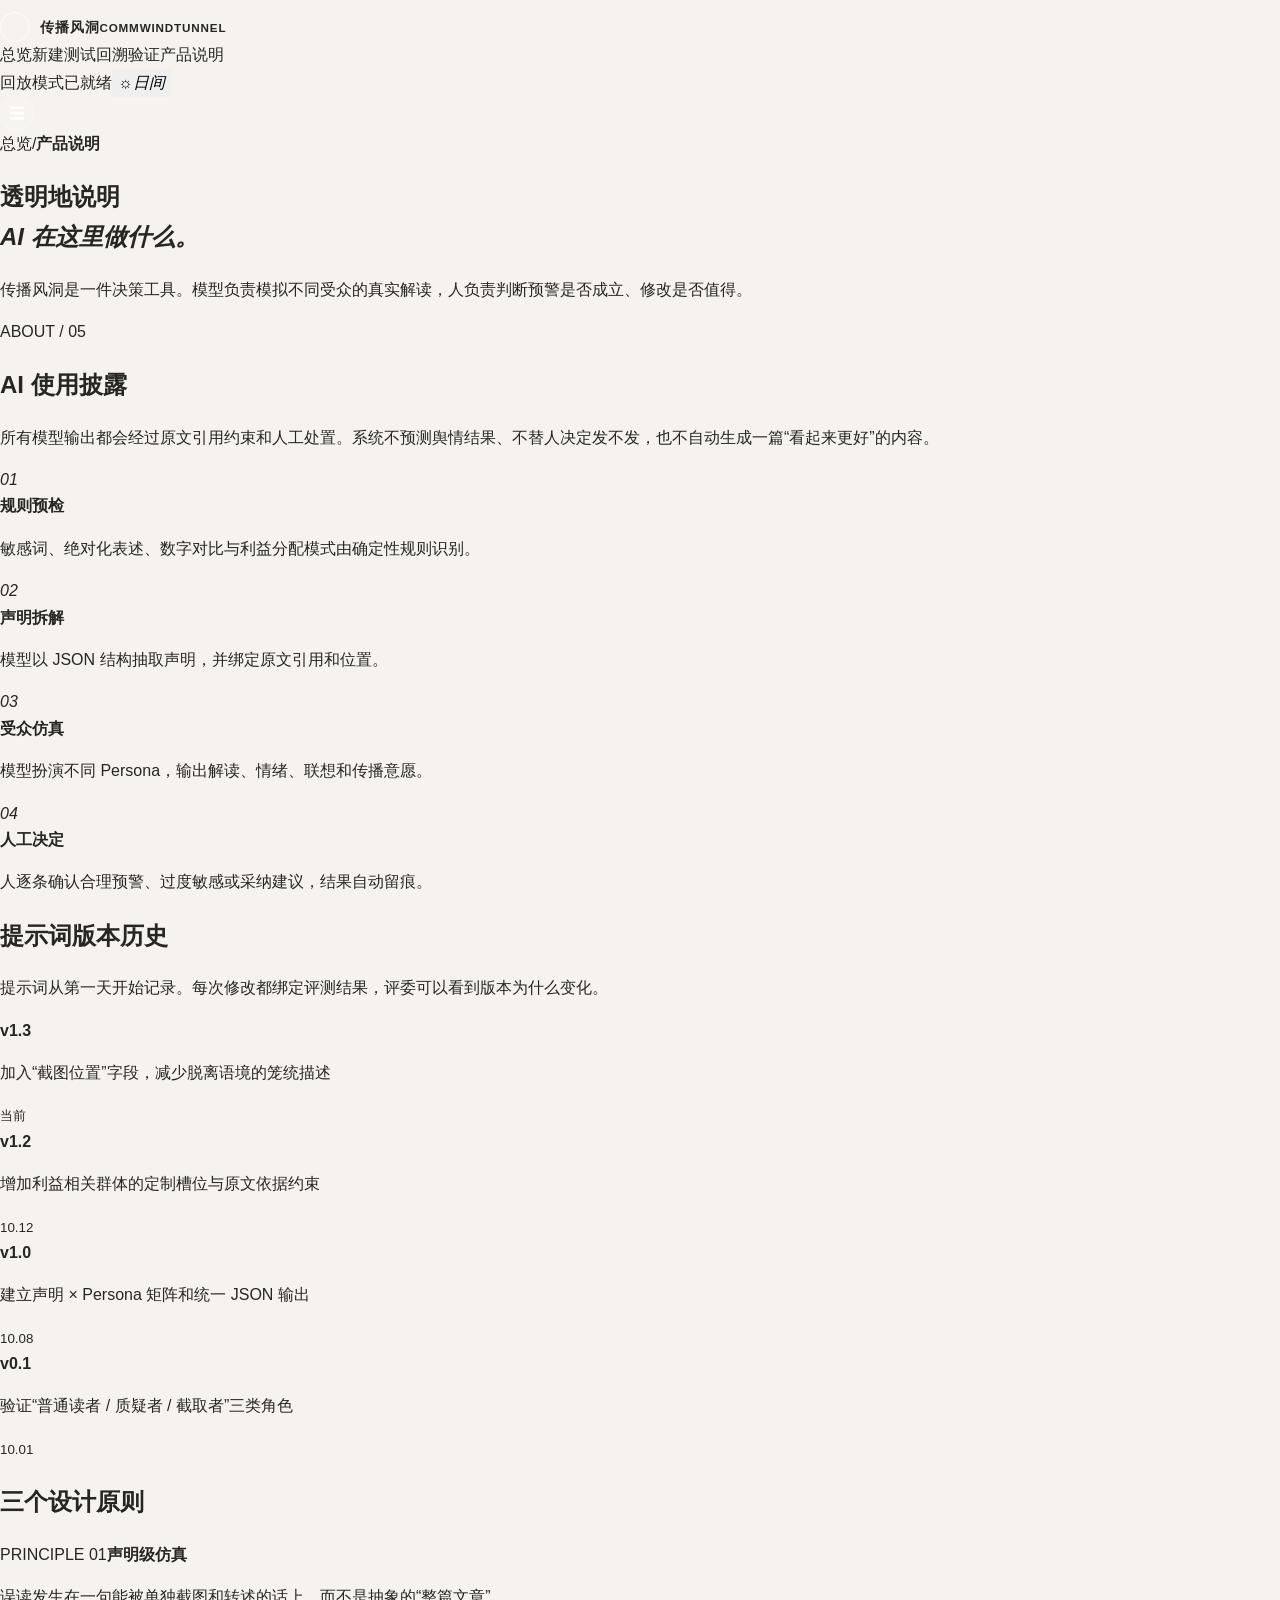
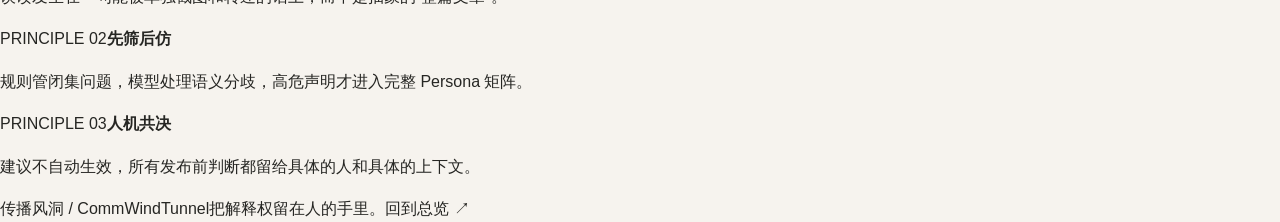
<file: about.html>
<!doctype html>
<html lang="zh-CN">
  <head><meta charset="UTF-8" /><meta name="viewport" content="width=device-width, initial-scale=1.0" /><title>产品说明 · 传播风洞</title><link rel="stylesheet" href="styles.css" /></head>
  <body data-page="about">
    <div class="page-transition" aria-hidden="true"></div>
    <header class="topbar"><a class="brand" href="index.html"><span class="brand-mark"><i></i><i></i><i></i></span><span>传播风洞<small>COMMWINDTUNNEL</small></span></a><nav class="main-nav" aria-label="主导航"><a href="index.html">总览</a><a href="input.html">新建测试</a><a href="validation.html">回溯验证</a><a class="active" href="about.html">产品说明</a></nav><div class="topbar-actions"><span class="status-dot"><i></i> 回放模式已就绪</span><button class="theme-toggle" type="button"><span>☼</span><em>日间</em></button><button class="icon-button menu-trigger" type="button">☰</button></div></header>
    <main>
      <section class="page-intro shell reveal"><div class="page-intro-row"><div><div class="breadcrumb"><a href="index.html">总览</a><span>/</span><b>产品说明</b></div><h1>透明地说明<br /><em>AI 在这里做什么。</em></h1><p class="lede">传播风洞是一件决策工具。模型负责模拟不同受众的真实解读，人负责判断预警是否成立、修改是否值得。</p></div><span class="section-index">ABOUT / 05</span></div></section>
      <section class="about-grid shell reveal"><article class="about-card panel"><h2>AI 使用披露</h2><p>所有模型输出都会经过原文引用约束和人工处置。系统不预测舆情结果、不替人决定发不发，也不自动生成一篇“看起来更好”的内容。</p><div class="disclosure-list"><div class="disclosure-item"><i>01</i><div><b>规则预检</b><p>敏感词、绝对化表述、数字对比与利益分配模式由确定性规则识别。</p></div></div><div class="disclosure-item"><i>02</i><div><b>声明拆解</b><p>模型以 JSON 结构抽取声明，并绑定原文引用和位置。</p></div></div><div class="disclosure-item"><i>03</i><div><b>受众仿真</b><p>模型扮演不同 Persona，输出解读、情绪、联想和传播意愿。</p></div></div><div class="disclosure-item"><i>04</i><div><b>人工决定</b><p>人逐条确认合理预警、过度敏感或采纳建议，结果自动留痕。</p></div></div></div></article><article class="about-card panel"><h2>提示词版本历史</h2><p>提示词从第一天开始记录。每次修改都绑定评测结果，评委可以看到版本为什么变化。</p><div class="version-row"><strong>v1.3</strong><p>加入“截图位置”字段，减少脱离语境的笼统描述</p><small>当前</small></div><div class="version-row"><strong>v1.2</strong><p>增加利益相关群体的定制槽位与原文依据约束</p><small>10.12</small></div><div class="version-row"><strong>v1.0</strong><p>建立声明 × Persona 矩阵和统一 JSON 输出</p><small>10.08</small></div><div class="version-row"><strong>v0.1</strong><p>验证“普通读者 / 质疑者 / 截取者”三类角色</p><small>10.01</small></div></article><article class="about-card panel about-wide"><h2>三个设计原则</h2><div class="principle-list"><div class="principle"><span>PRINCIPLE 01</span><b>声明级仿真</b><p>误读发生在一句能被单独截图和转述的话上，而不是抽象的“整篇文章”。</p></div><div class="principle"><span>PRINCIPLE 02</span><b>先筛后仿</b><p>规则管闭集问题，模型处理语义分歧，高危声明才进入完整 Persona 矩阵。</p></div><div class="principle"><span>PRINCIPLE 03</span><b>人机共决</b><p>建议不自动生效，所有发布前判断都留给具体的人和具体的上下文。</p></div></div></article></section>
    </main>
    <footer class="footer shell"><span>传播风洞 / CommWindTunnel</span><span>把解释权留在人的手里。</span><a href="index.html">回到总览 ↗</a></footer>
    <script src="script.js"></script>
  </body>
</html>
</file>
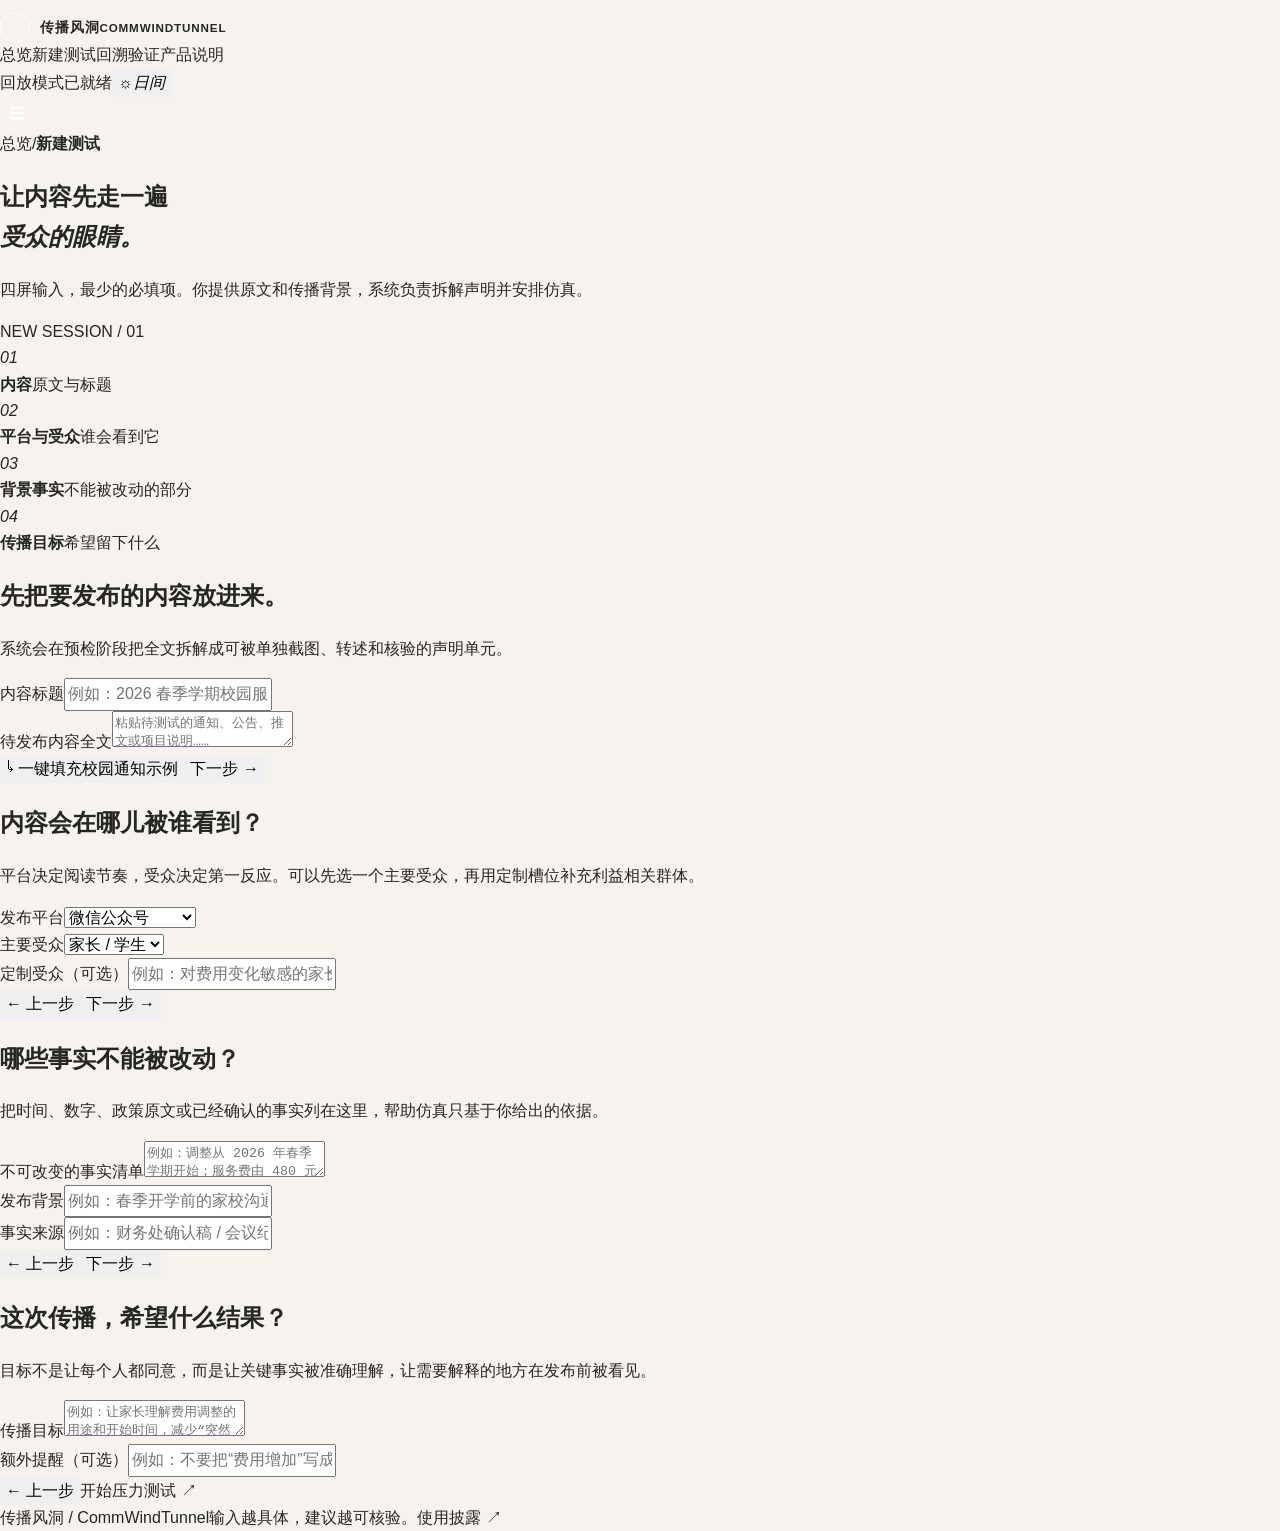
<file: input.html>
<!doctype html>
<html lang="zh-CN">
  <head><meta charset="UTF-8" /><meta name="viewport" content="width=device-width, initial-scale=1.0" /><title>新建测试 · 传播风洞</title><link rel="stylesheet" href="styles.css" /></head>
  <body data-page="input">
    <div class="page-transition" aria-hidden="true"></div>
    <header class="topbar">
      <a class="brand" href="index.html"><span class="brand-mark"><i></i><i></i><i></i></span><span>传播风洞<small>COMMWINDTUNNEL</small></span></a>
      <nav class="main-nav" aria-label="主导航"><a href="index.html">总览</a><a class="active" href="input.html">新建测试</a><a href="validation.html">回溯验证</a><a href="about.html">产品说明</a></nav>
      <div class="topbar-actions"><span class="status-dot"><i></i> 回放模式已就绪</span><button class="theme-toggle" type="button"><span>☼</span><em>日间</em></button><button class="icon-button menu-trigger" type="button">☰</button></div>
    </header>
    <main>
      <section class="page-intro shell reveal"><div class="page-intro-row"><div><div class="breadcrumb"><a href="index.html">总览</a><span>/</span><b>新建测试</b></div><h1>让内容先走一遍<br /><em>受众的眼睛。</em></h1><p class="lede">四屏输入，最少的必填项。你提供原文和传播背景，系统负责拆解声明并安排仿真。</p></div><span class="section-index">NEW SESSION / 01</span></div></section>
      <section class="wizard-shell shell reveal">
        <aside class="wizard-steps panel" aria-label="输入步骤">
          <div class="wizard-step is-current" data-step="1"><i>01</i><div><b>内容</b><span>原文与标题</span></div></div>
          <div class="wizard-step" data-step="2"><i>02</i><div><b>平台与受众</b><span>谁会看到它</span></div></div>
          <div class="wizard-step" data-step="3"><i>03</i><div><b>背景事实</b><span>不能被改动的部分</span></div></div>
          <div class="wizard-step" data-step="4"><i>04</i><div><b>传播目标</b><span>希望留下什么</span></div></div>
        </aside>
        <div class="wizard-main">
          <div class="wizard-progress"><span></span></div>
          <section class="wizard-panel panel is-active" data-panel="1"><h2>先把要发布的内容放进来。</h2><p>系统会在预检阶段把全文拆解成可被单独截图、转述和核验的声明单元。</p><div class="form-grid"><div class="field full"><label for="title">内容标题</label><input id="title" type="text" placeholder="例如：2026 春季学期校园服务费调整说明" /></div><div class="field full"><label for="content">待发布内容全文</label><textarea id="content" placeholder="粘贴待测试的通知、公告、推文或项目说明……"></textarea></div></div><div class="wizard-actions"><button class="sample-link" id="fill-sample" type="button">↳ 一键填充校园通知示例</button><button class="button button-primary button-small wizard-next" type="button">下一步 <span>→</span></button></div></section>
          <section class="wizard-panel panel" data-panel="2"><h2>内容会在哪儿被谁看到？</h2><p>平台决定阅读节奏，受众决定第一反应。可以先选一个主要受众，再用定制槽位补充利益相关群体。</p><div class="form-grid"><div class="field"><label for="platform">发布平台</label><select id="platform"><option>微信公众号</option><option>校园公告栏</option><option>微博 / 社交媒体</option><option>企业内网</option></select></div><div class="field"><label for="audience">主要受众</label><select id="audience"><option>家长 / 学生</option><option>普通读者</option><option>消费者</option><option>员工</option></select></div><div class="field full"><label for="custom-persona">定制受众（可选）</label><input id="custom-persona" type="text" placeholder="例如：对费用变化敏感的家长" /></div></div><div class="wizard-actions"><button class="button button-muted button-small wizard-prev" type="button">← 上一步</button><button class="button button-primary button-small wizard-next" type="button">下一步 <span>→</span></button></div></section>
          <section class="wizard-panel panel" data-panel="3"><h2>哪些事实不能被改动？</h2><p>把时间、数字、政策原文或已经确认的事实列在这里，帮助仿真只基于你给出的依据。</p><div class="form-grid"><div class="field full"><label for="facts">不可改变的事实清单</label><textarea id="facts" placeholder="例如：调整从 2026 年春季学期开始；服务费由 480 元调整为 560 元；费用用于校内餐饮与宿舍维护。"></textarea></div><div class="field"><label for="context">发布背景</label><input id="context" type="text" placeholder="例如：春季开学前的家校沟通" /></div><div class="field"><label for="source">事实来源</label><input id="source" type="text" placeholder="例如：财务处确认稿 / 会议纪要" /></div></div><div class="wizard-actions"><button class="button button-muted button-small wizard-prev" type="button">← 上一步</button><button class="button button-primary button-small wizard-next" type="button">下一步 <span>→</span></button></div></section>
          <section class="wizard-panel panel" data-panel="4"><h2>这次传播，希望什么结果？</h2><p>目标不是让每个人都同意，而是让关键事实被准确理解，让需要解释的地方在发布前被看见。</p><div class="form-grid"><div class="field full"><label for="goal">传播目标</label><textarea id="goal" placeholder="例如：让家长理解费用调整的用途和开始时间，减少“突然涨价、学校不透明”的第一印象。"></textarea></div><div class="field full"><label for="guardrail">额外提醒（可选）</label><input id="guardrail" type="text" placeholder="例如：不要把“费用增加”写成“涨价”以外的承诺性判断" /></div></div><div class="wizard-actions"><button class="button button-muted button-small wizard-prev" type="button">← 上一步</button><a class="button button-primary button-small" href="results.html?demo=1">开始压力测试 <span>↗</span></a></div></section>
        </div>
      </section>
    </main>
    <footer class="footer shell"><span>传播风洞 / CommWindTunnel</span><span>输入越具体，建议越可核验。</span><a href="about.html">使用披露 ↗</a></footer>
    <script src="script.js"></script>
  </body>
</html>
</file>
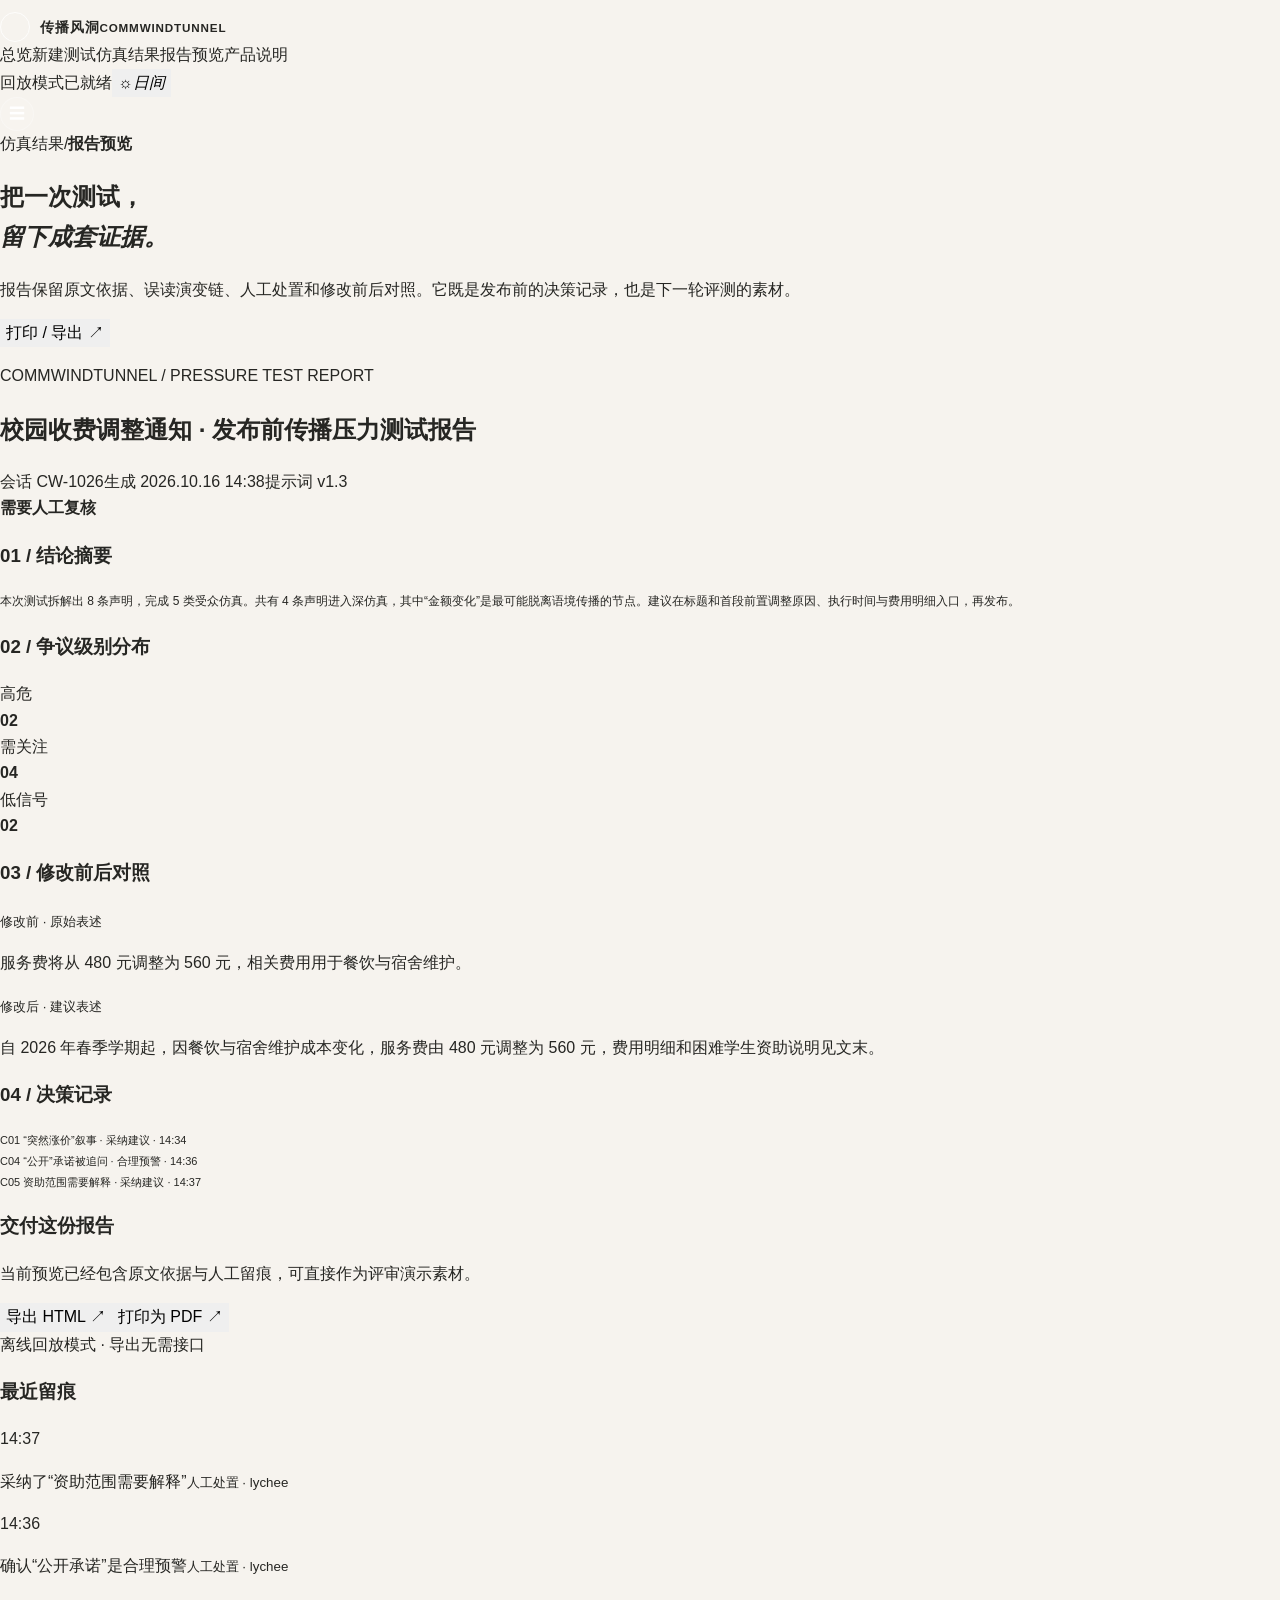
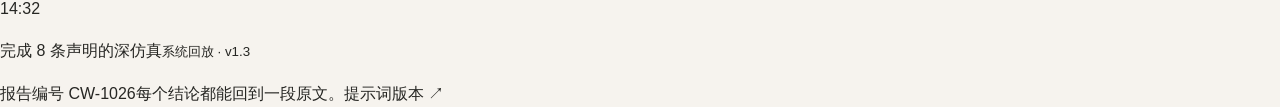
<file: report.html>
<!doctype html>
<html lang="zh-CN">
  <head><meta charset="UTF-8" /><meta name="viewport" content="width=device-width, initial-scale=1.0" /><title>压力测试报告 · 传播风洞</title><link rel="stylesheet" href="styles.css" /></head>
  <body data-page="report">
    <div class="page-transition" aria-hidden="true"></div>
    <header class="topbar"><a class="brand" href="index.html"><span class="brand-mark"><i></i><i></i><i></i></span><span>传播风洞<small>COMMWINDTUNNEL</small></span></a><nav class="main-nav" aria-label="主导航"><a href="index.html">总览</a><a href="input.html">新建测试</a><a href="results.html">仿真结果</a><a class="active" href="report.html">报告预览</a><a href="about.html">产品说明</a></nav><div class="topbar-actions"><span class="status-dot"><i></i> 回放模式已就绪</span><button class="theme-toggle" type="button"><span>☼</span><em>日间</em></button><button class="icon-button menu-trigger" type="button">☰</button></div></header>
    <main>
      <section class="page-intro shell reveal"><div class="page-intro-row"><div><div class="breadcrumb"><a href="results.html">仿真结果</a><span>/</span><b>报告预览</b></div><h1>把一次测试，<br /><em>留下成套证据。</em></h1><p class="lede">报告保留原文依据、误读演变链、人工处置和修改前后对照。它既是发布前的决策记录，也是下一轮评测的素材。</p></div><button class="button button-primary button-small print-report" type="button">打印 / 导出 <span>↗</span></button></div></section>
      <section class="report-layout shell reveal">
        <article class="report-paper panel"><div class="report-paper-top"><div><p class="report-paper-kicker">COMMWINDTUNNEL / PRESSURE TEST REPORT</p><h2>校园收费调整通知 · 发布前传播压力测试报告</h2><div class="report-meta"><span>会话 CW-1026</span><span>生成 2026.10.16 14:38</span><span>提示词 v1.3</span></div></div><strong class="severity severity-high">需要人工复核</strong></div>
          <section class="report-section"><h3>01 / 结论摘要</h3><p style="margin:0;color:var(--ink-soft);font-size:12px;line-height:1.9">本次测试拆解出 8 条声明，完成 5 类受众仿真。共有 4 条声明进入深仿真，其中“金额变化”是最可能脱离语境传播的节点。建议在标题和首段前置调整原因、执行时间与费用明细入口，再发布。</p></section>
          <section class="report-section"><h3>02 / 争议级别分布</h3><div class="risk-bars"><div class="risk-bar"><span>高危</span><div class="bar-track"><i class="high" style="width:28%"></i></div><b>02</b></div><div class="risk-bar"><span>需关注</span><div class="bar-track"><i class="warn" style="width:43%"></i></div><b>04</b></div><div class="risk-bar"><span>低信号</span><div class="bar-track"><i style="width:42%"></i></div><b>02</b></div></div></section>
          <section class="report-section"><h3>03 / 修改前后对照</h3><div class="compare-grid"><div class="compare-card"><small>修改前 · 原始表述</small><p>服务费将从 480 元调整为 560 元，相关费用用于餐饮与宿舍维护。</p></div><div class="compare-card after"><small>修改后 · 建议表述</small><p>自 2026 年春季学期起，因餐饮与宿舍维护成本变化，服务费由 480 元调整为 560 元，费用明细和困难学生资助说明见文末。</p></div></div></section>
          <section class="report-section"><h3>04 / 决策记录</h3><p style="margin:0;color:var(--ink-soft);font-size:11px;line-height:1.9">C01 “突然涨价”叙事 · 采纳建议 · 14:34<br />C04 “公开”承诺被追问 · 合理预警 · 14:36<br />C05 资助范围需要解释 · 采纳建议 · 14:37</p></section>
        </article>
        <aside class="report-sidebar"><div class="export-card panel"><h3>交付这份报告</h3><p>当前预览已经包含原文依据与人工留痕，可直接作为评审演示素材。</p><button class="button button-primary button-small export-html" type="button">导出 HTML <span>↗</span></button><button class="button button-ghost button-small print-report" type="button">打印为 PDF <span>↗</span></button><div class="decision-status" id="export-note">离线回放模式 · 导出无需接口</div></div><div class="log-card panel"><h3>最近留痕</h3><div class="log-row"><time>14:37</time><p>采纳了“资助范围需要解释”<small>人工处置 · lychee</small></p></div><div class="log-row"><time>14:36</time><p>确认“公开承诺”是合理预警<small>人工处置 · lychee</small></p></div><div class="log-row"><time>14:32</time><p>完成 8 条声明的深仿真<small>系统回放 · v1.3</small></p></div></div></aside>
      </section>
    </main>
    <footer class="footer shell"><span>报告编号 CW-1026</span><span>每个结论都能回到一段原文。</span><a href="about.html">提示词版本 ↗</a></footer>
    <script src="script.js"></script>
  </body>
</html>
</file>
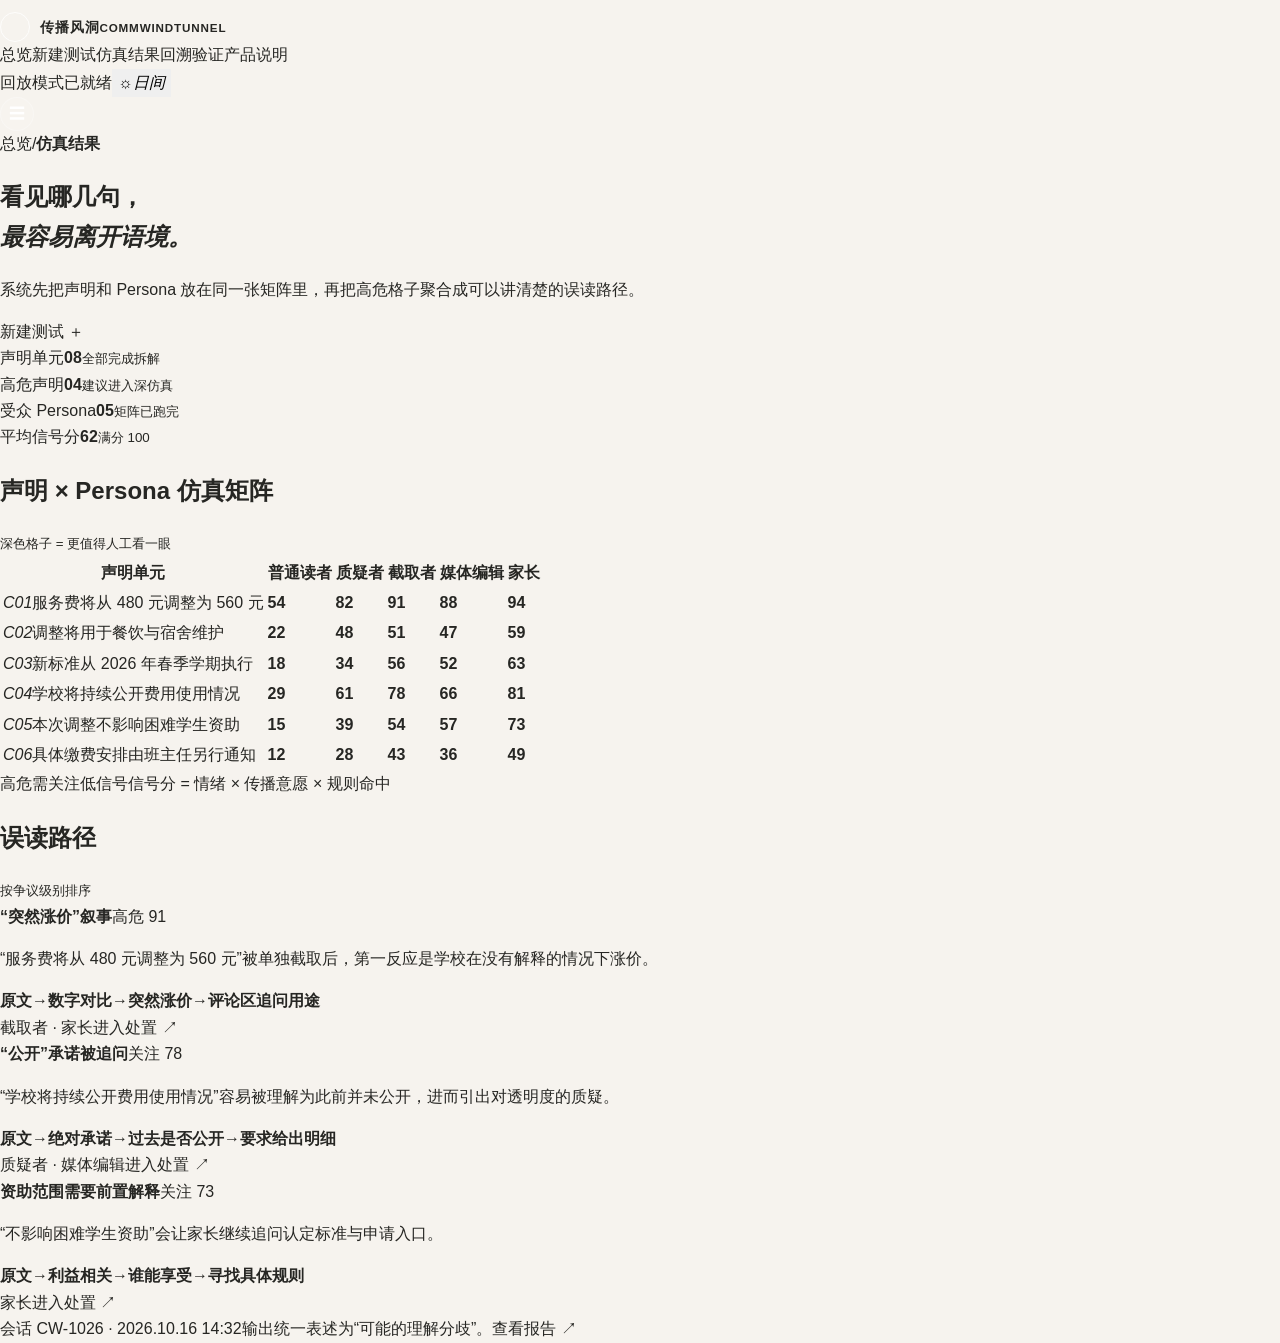
<file: results.html>
<!doctype html>
<html lang="zh-CN">
  <head><meta charset="UTF-8" /><meta name="viewport" content="width=device-width, initial-scale=1.0" /><title>仿真结果 · 传播风洞</title><link rel="stylesheet" href="styles.css" /></head>
  <body data-page="results">
    <div class="page-transition" aria-hidden="true"></div>
    <header class="topbar"><a class="brand" href="index.html"><span class="brand-mark"><i></i><i></i><i></i></span><span>传播风洞<small>COMMWINDTUNNEL</small></span></a><nav class="main-nav" aria-label="主导航"><a href="index.html">总览</a><a href="input.html">新建测试</a><a class="active" href="results.html">仿真结果</a><a href="validation.html">回溯验证</a><a href="about.html">产品说明</a></nav><div class="topbar-actions"><span class="status-dot"><i></i> 回放模式已就绪</span><button class="theme-toggle" type="button"><span>☼</span><em>日间</em></button><button class="icon-button menu-trigger" type="button">☰</button></div></header>
    <main>
      <section class="page-intro shell reveal"><div class="page-intro-row"><div><div class="breadcrumb"><a href="index.html">总览</a><span>/</span><b>仿真结果</b></div><h1>看见哪几句，<br /><em>最容易离开语境。</em></h1><p class="lede">系统先把声明和 Persona 放在同一张矩阵里，再把高危格子聚合成可以讲清楚的误读路径。</p></div><a class="button button-ghost button-small" href="input.html">新建测试 <span>＋</span></a></div></section>
      <section class="shell reveal"><div class="summary-grid"><article class="summary-card"><span>声明单元</span><strong>08</strong><small>全部完成拆解</small></article><article class="summary-card risk"><span>高危声明</span><strong>04</strong><small>建议进入深仿真</small></article><article class="summary-card cool"><span>受众 Persona</span><strong>05</strong><small>矩阵已跑完</small></article><article class="summary-card"><span>平均信号分</span><strong>62</strong><small>满分 100</small></article></div></section>
      <section class="results-grid shell reveal">
        <article class="panel"><div class="panel-heading"><h2>声明 × Persona 仿真矩阵</h2><small>深色格子 = 更值得人工看一眼</small></div><div class="heatmap-wrap"><table class="heatmap"><thead><tr><th>声明单元</th><th>普通读者</th><th>质疑者</th><th>截取者</th><th>媒体编辑</th><th>家长</th></tr></thead><tbody>
          <tr><td><div class="claim-label"><i>C01</i><span>服务费将从 480 元调整为 560 元</span></div></td><td><b class="heat-cell heat-mid">54</b></td><td><b class="heat-cell heat-high">82</b></td><td><b class="heat-cell heat-high">91</b></td><td><b class="heat-cell heat-high">88</b></td><td><b class="heat-cell heat-high">94</b></td></tr>
          <tr><td><div class="claim-label"><i>C02</i><span>调整将用于餐饮与宿舍维护</span></div></td><td><b class="heat-cell heat-low">22</b></td><td><b class="heat-cell heat-mid">48</b></td><td><b class="heat-cell heat-mid">51</b></td><td><b class="heat-cell heat-mid">47</b></td><td><b class="heat-cell heat-mid">59</b></td></tr>
          <tr><td><div class="claim-label"><i>C03</i><span>新标准从 2026 年春季学期执行</span></div></td><td><b class="heat-cell heat-low">18</b></td><td><b class="heat-cell heat-low">34</b></td><td><b class="heat-cell heat-mid">56</b></td><td><b class="heat-cell heat-mid">52</b></td><td><b class="heat-cell heat-mid">63</b></td></tr>
          <tr><td><div class="claim-label"><i>C04</i><span>学校将持续公开费用使用情况</span></div></td><td><b class="heat-cell heat-low">29</b></td><td><b class="heat-cell heat-mid">61</b></td><td><b class="heat-cell heat-high">78</b></td><td><b class="heat-cell heat-mid">66</b></td><td><b class="heat-cell heat-high">81</b></td></tr>
          <tr><td><div class="claim-label"><i>C05</i><span>本次调整不影响困难学生资助</span></div></td><td><b class="heat-cell heat-low">15</b></td><td><b class="heat-cell heat-low">39</b></td><td><b class="heat-cell heat-mid">54</b></td><td><b class="heat-cell heat-mid">57</b></td><td><b class="heat-cell heat-high">73</b></td></tr>
          <tr><td><div class="claim-label"><i>C06</i><span>具体缴费安排由班主任另行通知</span></div></td><td><b class="heat-cell heat-low">12</b></td><td><b class="heat-cell heat-low">28</b></td><td><b class="heat-cell heat-mid">43</b></td><td><b class="heat-cell heat-low">36</b></td><td><b class="heat-cell heat-mid">49</b></td></tr>
        </tbody></table><div class="heat-legend"><span><i class="legend-high"></i>高危</span><span><i class="legend-mid"></i>需关注</span><span><i class="legend-low"></i>低信号</span><span>信号分 = 情绪 × 传播意愿 × 规则命中</span></div></div></article>
        <aside><div class="panel-heading" style="padding-left:0;border-bottom:0"><h2>误读路径</h2><small>按争议级别排序</small></div><div class="path-list">
          <article class="path-card is-danger"><div class="path-card-head"><strong>“突然涨价”叙事</strong><span class="severity severity-high">高危 91</span></div><p class="path-quote">“服务费将从 480 元调整为 560 元”被单独截取后，第一反应是学校在没有解释的情况下涨价。</p><div class="path-chain"><b>原文</b><span>→</span><b>数字对比</b><span>→</span><b>突然涨价</b><span>→</span><b>评论区追问用途</b></div><div class="path-card-footer"><span>截取者 · 家长</span><a href="review.html">进入处置 ↗</a></div></article>
          <article class="path-card is-warn"><div class="path-card-head"><strong>“公开”承诺被追问</strong><span class="severity severity-mid">关注 78</span></div><p class="path-quote">“学校将持续公开费用使用情况”容易被理解为此前并未公开，进而引出对透明度的质疑。</p><div class="path-chain"><b>原文</b><span>→</span><b>绝对承诺</b><span>→</span><b>过去是否公开</b><span>→</span><b>要求给出明细</b></div><div class="path-card-footer"><span>质疑者 · 媒体编辑</span><a href="review.html">进入处置 ↗</a></div></article>
          <article class="path-card"><div class="path-card-head"><strong>资助范围需要前置解释</strong><span class="severity severity-mid">关注 73</span></div><p class="path-quote">“不影响困难学生资助”会让家长继续追问认定标准与申请入口。</p><div class="path-chain"><b>原文</b><span>→</span><b>利益相关</b><span>→</span><b>谁能享受</b><span>→</span><b>寻找具体规则</b></div><div class="path-card-footer"><span>家长</span><a href="review.html">进入处置 ↗</a></div></article>
        </div></aside>
      </section>
    </main>
    <footer class="footer shell"><span>会话 CW-1026 · 2026.10.16 14:32</span><span>输出统一表述为“可能的理解分歧”。</span><a href="report.html">查看报告 ↗</a></footer>
    <script src="script.js"></script>
  </body>
</html>
</file>
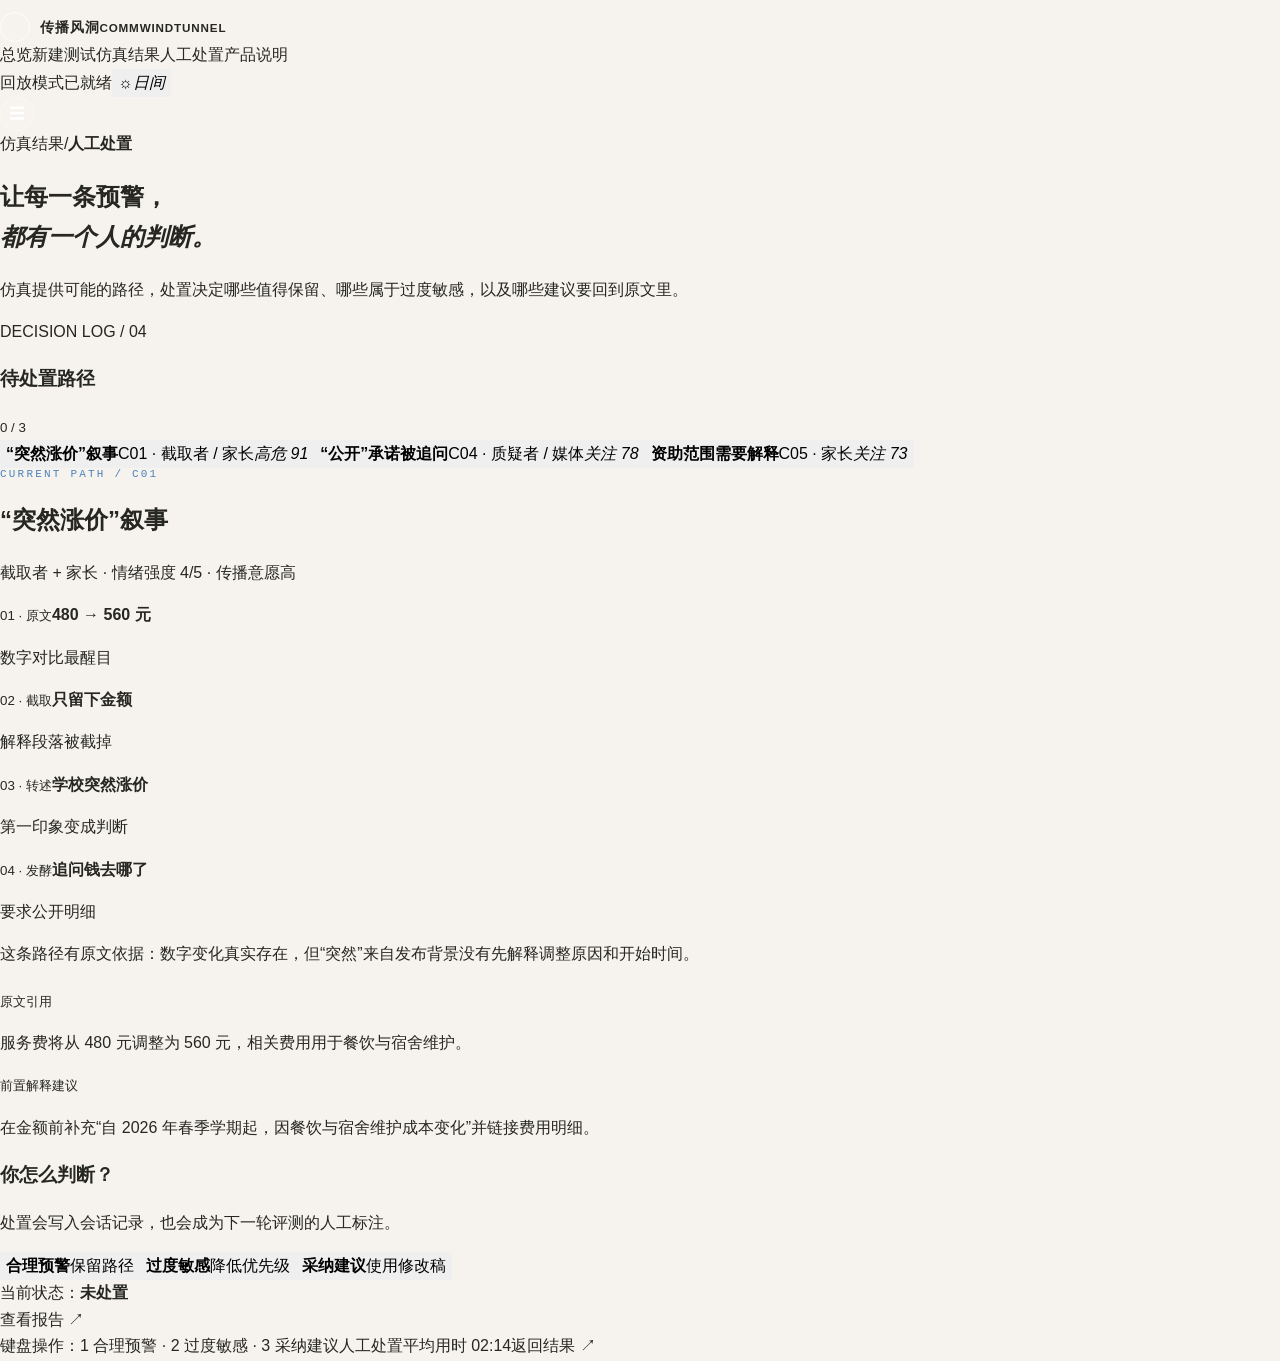
<file: review.html>
<!doctype html>
<html lang="zh-CN">
  <head><meta charset="UTF-8" /><meta name="viewport" content="width=device-width, initial-scale=1.0" /><title>人工处置 · 传播风洞</title><link rel="stylesheet" href="styles.css" /></head>
  <body data-page="review">
    <div class="page-transition" aria-hidden="true"></div>
    <header class="topbar"><a class="brand" href="index.html"><span class="brand-mark"><i></i><i></i><i></i></span><span>传播风洞<small>COMMWINDTUNNEL</small></span></a><nav class="main-nav" aria-label="主导航"><a href="index.html">总览</a><a href="input.html">新建测试</a><a href="results.html">仿真结果</a><a class="active" href="review.html">人工处置</a><a href="about.html">产品说明</a></nav><div class="topbar-actions"><span class="status-dot"><i></i> 回放模式已就绪</span><button class="theme-toggle" type="button"><span>☼</span><em>日间</em></button><button class="icon-button menu-trigger" type="button">☰</button></div></header>
    <main>
      <section class="page-intro shell reveal"><div class="page-intro-row"><div><div class="breadcrumb"><a href="results.html">仿真结果</a><span>/</span><b>人工处置</b></div><h1>让每一条预警，<br /><em>都有一个人的判断。</em></h1><p class="lede">仿真提供可能的路径，处置决定哪些值得保留、哪些属于过度敏感，以及哪些建议要回到原文里。</p></div><span class="section-index">DECISION LOG / 04</span></div></section>
      <section class="review-grid shell reveal">
        <aside class="queue panel"><div class="panel-heading"><h3>待处置路径</h3><small><span id="decision-count">0</span> / 3</small></div><div class="queue-list"><button class="queue-item is-selected" data-route="0"><strong>“突然涨价”叙事</strong><span>C01 · 截取者 / 家长</span><em class="high">高危 91</em></button><button class="queue-item" data-route="1"><strong>“公开”承诺被追问</strong><span>C04 · 质疑者 / 媒体</span><em class="mid">关注 78</em></button><button class="queue-item" data-route="2"><strong>资助范围需要解释</strong><span>C05 · 家长</span><em class="mid">关注 73</em></button></div></aside>
        <article class="review-main panel"><p class="eyebrow">CURRENT PATH / C01</p><h2 id="review-title">“突然涨价”叙事</h2><p class="subline" id="review-subline">截取者 + 家长 · 情绪强度 4/5 · 传播意愿高</p><div class="route-steps"><div class="route-step"><small>01 · 原文</small><b>480 → 560 元</b><p>数字对比最醒目</p></div><div class="route-step"><small>02 · 截取</small><b>只留下金额</b><p>解释段落被截掉</p></div><div class="route-step"><small>03 · 转述</small><b>学校突然涨价</b><p>第一印象变成判断</p></div><div class="route-step"><small>04 · 发酵</small><b>追问钱去哪了</b><p>要求公开明细</p></div></div><div class="review-callout" id="review-callout">这条路径有原文依据：数字变化真实存在，但“突然”来自发布背景没有先解释调整原因和开始时间。</div><div class="compare-grid" style="margin-top:20px"><div class="compare-card"><small>原文引用</small><p id="review-original">服务费将从 480 元调整为 560 元，相关费用用于餐饮与宿舍维护。</p></div><div class="compare-card after"><small>前置解释建议</small><p id="review-suggestion">在金额前补充“自 2026 年春季学期起，因餐饮与宿舍维护成本变化”并链接费用明细。</p></div></div></article>
        <aside class="review-actions panel"><h3>你怎么判断？</h3><p>处置会写入会话记录，也会成为下一轮评测的人工标注。</p><button class="decision-button good" data-decision="合理预警"><b>合理预警</b><span>保留路径</span></button><button class="decision-button maybe" data-decision="过度敏感"><b>过度敏感</b><span>降低优先级</span></button><button class="decision-button adopt" data-decision="采纳建议"><b>采纳建议</b><span>使用修改稿</span></button><div class="decision-status">当前状态：<strong id="decision-status">未处置</strong></div><a class="button button-primary button-small" style="width:100%;margin-top:17px" href="report.html">查看报告 <span>↗</span></a></aside>
      </section>
    </main>
    <footer class="footer shell"><span>键盘操作：1 合理预警 · 2 过度敏感 · 3 采纳建议</span><span>人工处置平均用时 02:14</span><a href="results.html">返回结果 ↗</a></footer>
    <script src="script.js"></script>
  </body>
</html>
</file>
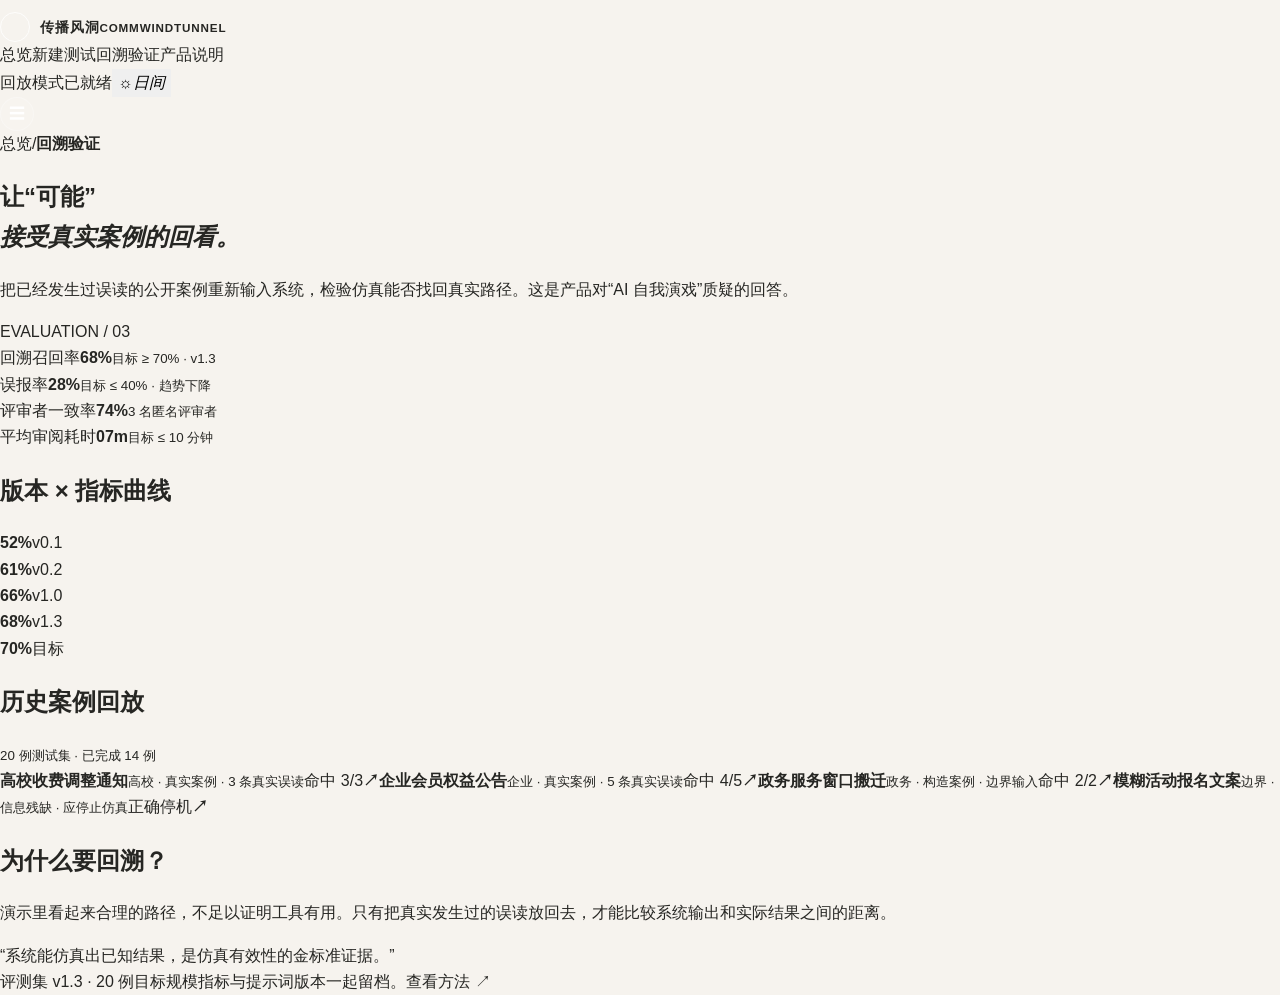
<file: validation.html>
<!doctype html>
<html lang="zh-CN">
  <head><meta charset="UTF-8" /><meta name="viewport" content="width=device-width, initial-scale=1.0" /><title>回溯验证 · 传播风洞</title><link rel="stylesheet" href="styles.css" /></head>
  <body data-page="validation">
    <div class="page-transition" aria-hidden="true"></div>
    <header class="topbar"><a class="brand" href="index.html"><span class="brand-mark"><i></i><i></i><i></i></span><span>传播风洞<small>COMMWINDTUNNEL</small></span></a><nav class="main-nav" aria-label="主导航"><a href="index.html">总览</a><a href="input.html">新建测试</a><a class="active" href="validation.html">回溯验证</a><a href="about.html">产品说明</a></nav><div class="topbar-actions"><span class="status-dot"><i></i> 回放模式已就绪</span><button class="theme-toggle" type="button"><span>☼</span><em>日间</em></button><button class="icon-button menu-trigger" type="button">☰</button></div></header>
    <main>
      <section class="page-intro shell reveal"><div class="page-intro-row"><div><div class="breadcrumb"><a href="index.html">总览</a><span>/</span><b>回溯验证</b></div><h1>让“可能”<br /><em>接受真实案例的回看。</em></h1><p class="lede">把已经发生过误读的公开案例重新输入系统，检验仿真能否找回真实路径。这是产品对“AI 自我演戏”质疑的回答。</p></div><span class="section-index">EVALUATION / 03</span></div></section>
      <section class="validation-grid shell reveal"><div class="kpi-grid"><article class="kpi-card"><span>回溯召回率</span><strong>68%</strong><small>目标 ≥ 70% · v1.3</small></article><article class="kpi-card"><span>误报率</span><strong>28%</strong><small>目标 ≤ 40% · 趋势下降</small></article><article class="kpi-card"><span>评审者一致率</span><strong>74%</strong><small>3 名匿名评审者</small></article><article class="kpi-card"><span>平均审阅耗时</span><strong>07m</strong><small>目标 ≤ 10 分钟</small></article></div>
        <article class="chart-panel panel"><h2>版本 × 指标曲线</h2><div class="chart"><div class="chart-bar" style="--height:55%"><b>52%</b><i></i><span>v0.1</span></div><div class="chart-bar" style="--height:68%"><b>61%</b><i></i><span>v0.2</span></div><div class="chart-bar" style="--height:75%"><b>66%</b><i></i><span>v1.0</span></div><div class="chart-bar" style="--height:84%"><b>68%</b><i></i><span>v1.3</span></div><div class="chart-bar" style="--height:88%"><b>70%</b><i></i><span>目标</span></div></div></article>
        <article class="panel"><div class="panel-heading"><h2>历史案例回放</h2><small>20 例测试集 · 已完成 14 例</small></div><div class="case-list"><a class="case-row" href="results.html"><span><strong>高校收费调整通知</strong><small>高校 · 真实案例 · 3 条真实误读</small></span><span class="score">命中 3/3</span><b>↗</b></a><a class="case-row" href="results.html"><span><strong>企业会员权益公告</strong><small>企业 · 真实案例 · 5 条真实误读</small></span><span class="score">命中 4/5</span><b>↗</b></a><a class="case-row" href="results.html"><span><strong>政务服务窗口搬迁</strong><small>政务 · 构造案例 · 边界输入</small></span><span class="score">命中 2/2</span><b>↗</b></a><a class="case-row" href="results.html"><span><strong>模糊活动报名文案</strong><small>边界 · 信息残缺 · 应停止仿真</small></span><span class="score">正确停机</span><b>↗</b></a></div></article>
        <aside class="validation-note panel"><h2>为什么要回溯？</h2><p>演示里看起来合理的路径，不足以证明工具有用。只有把真实发生过的误读放回去，才能比较系统输出和实际结果之间的距离。</p><div class="quote">“系统能仿真出已知结果，是仿真有效性的金标准证据。”</div></aside>
      </section>
    </main>
    <footer class="footer shell"><span>评测集 v1.3 · 20 例目标规模</span><span>指标与提示词版本一起留档。</span><a href="about.html">查看方法 ↗</a></footer>
    <script src="script.js"></script>
  </body>
</html>
</file>
<file: styles.css>
/* 已移除 Google Fonts（国内访问受阻且阻塞首屏渲染）：
   中文改用霞鹜文楷（jsDelivr 分包加载），西文回落系统字体。 */

:root {
  --paper: #f6f3ee;
  --paper-deep: #ebe6de;
  --ink: #262623;
  --muted: #817d76;
  --line: rgba(38, 38, 35, .14);
  --accent: #4d82bb;
  --accent-deep: #285b91;
  --dark: #242c2b;
  --shadow: 0 20px 50px rgba(54, 43, 33, .08);
  --portal-bg: #b9d7f2;
  --portal-ink: #24476b;
  --portal-muted: #3f6387;
  --portal-link: rgba(36, 71, 107, .82);
  --portal-border: rgba(40, 91, 145, .2);
  --portal-chip-bg: rgba(255, 255, 255, .46);
  --portal-chip-hover: rgba(77, 130, 187, .78);
}

* { box-sizing: border-box; }
html { scroll-behavior: smooth; }
body { margin: 0; background: var(--paper); color: var(--ink); font-family: 'Manrope', 'LXGW WenKai', 'Noto Sans SC', sans-serif; line-height: 1.65; }
body.no-scroll { overflow: hidden; }
/* 全屏点击粒子：只负责绘制，鼠标、触摸与滚动都穿透到页面。 */
#click-particles {
  position: fixed;
  inset: 0;
  width: 100%;
  height: 100%;
  display: block;
  pointer-events: none;
  z-index: 9999;
}
@media (prefers-reduced-motion: reduce) {
  #click-particles { display: none; }
}
a { color: inherit; text-decoration: none; }
button, input, select { font: inherit; }
button { border: 0; cursor: pointer; }
.language-picker { position: relative; display: inline-flex; align-items: center; color: inherit; }
.language-picker::after {
  content: ''; position: absolute; right: 10px; width: 6px; height: 6px; pointer-events: none;
  border-right: 1px solid currentColor; border-bottom: 1px solid currentColor; transform: translateY(-2px) rotate(45deg);
}
.translation-select {
  appearance: none; min-width: 102px; padding: 6px 28px 6px 10px; color: inherit;
  background: rgba(255,255,255,.1); border: 1px solid rgba(255,255,255,.3); border-radius: 4px;
  font-size: 12px; line-height: 1.5; cursor: pointer; transition: background .2s ease, border-color .2s ease;
}
.translation-select:hover, .translation-select:focus-visible { background: rgba(255,255,255,.2); border-color: rgba(255,255,255,.65); }
.translation-select:focus-visible { outline: 2px solid #b9d7f2; outline-offset: 3px; }
.translation-select:disabled { cursor: progress; opacity: .7; }
.translation-select option { color: #1f2d3a; background: #f4f9ff; }
.translation-toggle { appearance: none; padding: 0; border: 0; border-radius: 0; color: inherit; background: transparent; font: inherit; text-align: left; }
.translation-toggle:disabled { cursor: progress; }
.translation-toggle:focus-visible { outline: 2px solid #b9d7f2; outline-offset: 5px; }
.translation-status {
  position: fixed; z-index: 10000; bottom: 24px; left: 50%; transform: translateX(-50%);
  width: max-content; max-width: calc(100vw - 32px); padding: 12px 20px;
  color: #eaf4ff; background: #23384d; border: 1px solid #6e94b8; border-radius: 14px;
  box-shadow: 0 8px 28px rgba(2,16,31,.22); font-size: 13px; line-height: 1.7;
  text-align: center; pointer-events: none;
}
.translation-status[hidden] { display: none; }
.sr-only { position: absolute; width: 1px; height: 1px; overflow: hidden; clip: rect(0,0,0,0); }

/* 猫车站内跳转转场：旧页出发与新页到站共用同一层。 */
.catcar-transition {
  position: fixed;
  z-index: 10050;
  inset: 0;
  display: grid;
  place-items: center;
  color: #eaf4ff;
  background: rgba(11, 31, 58, .98);
  opacity: 0;
  visibility: hidden;
  pointer-events: none;
  transition: opacity .18s ease, visibility 0s linear .18s;
}
.catcar-transition.is-active {
  opacity: 1;
  visibility: visible;
  pointer-events: auto;
  transition: opacity .18s ease;
}
.catcar-transition.is-active.is-leaving {
  opacity: 0;
  pointer-events: none;
  transition: opacity .36s ease;
}
.catcar-transition__inner { display: grid; justify-items: center; gap: 13px; min-width: 230px; text-align: center; }
.catcar-transition__message { display: flex; margin: 0; font: 700 24px/1.35 'LXGW WenKai', 'Noto Serif SC', serif; letter-spacing: .08em; }
.catcar-transition__message span { opacity: 0; animation: catcar-char-in .25s ease forwards; animation-delay: var(--char-delay); }
.catcar-transition__dots { display: flex; gap: 8px; height: 12px; align-items: end; }
.catcar-transition__dots i { display: block; width: 7px; height: 7px; border-radius: 50%; background: #b9d7f2; animation: catcar-dot-bounce .72s ease-in-out infinite; }
.catcar-transition__dots i:nth-child(2) { animation-delay: .12s; }
.catcar-transition__dots i:nth-child(3) { animation-delay: .24s; }
@keyframes catcar-char-in { from { opacity: 0; transform: translateY(7px); } to { opacity: 1; transform: translateY(0); } }
@keyframes catcar-dot-bounce { 0%, 60%, 100% { transform: translateY(0); opacity: .55; } 30% { transform: translateY(-6px); opacity: 1; } }
@media (prefers-reduced-motion: reduce) {
  .catcar-transition { transition: none; }
  .catcar-transition__message span { opacity: 1; animation: none; }
  .catcar-transition__dots i { animation: none; opacity: .8; }
}

.reading-progress { position: fixed; inset: 0 0 auto; z-index: 30; height: 3px; pointer-events: none; }
.reading-progress span { display: block; width: 0; height: 100%; background: var(--accent); }

.site-header { position: relative; min-height: 710px; overflow: visible; color: #fff; background: #242d2b; }
.hero-art { position: absolute; inset: 0; background: radial-gradient(circle at 72% 28%, rgba(150,190,232,.38), transparent 25%), linear-gradient(120deg, rgba(23,42,58,.72) 0%, rgba(52,76,109,.48) 48%, rgba(115,155,194,.38) 100%), url('assets/blog-background.jpg') center 38% / cover no-repeat; }
.hero-art::before { content: ''; position: absolute; inset: 0; background: linear-gradient(180deg, rgba(24,31,30,.3), rgba(24,31,30,.78)); }
.hero-grid { position: absolute; inset: 0; opacity: .14; background-image: linear-gradient(rgba(255,255,255,.2) 1px, transparent 1px), linear-gradient(90deg, rgba(255,255,255,.2) 1px, transparent 1px); background-size: 86px 86px; transform: perspective(400px) rotateX(55deg) translateY(33%); transform-origin: center bottom; }
.hero-glow { position: absolute; border-radius: 50%; filter: blur(4px); }
.hero-glow--one { width: 32vw; height: 32vw; right: 7%; top: 5%; background: rgba(248,185,130,.3); }
.hero-glow--two { width: 26vw; height: 26vw; left: -10%; bottom: -23%; background: rgba(91,141,125,.34); }
.hero-orbit { position: absolute; border: 1px solid rgba(255,255,255,.34); border-radius: 50%; transform: rotate(-24deg); }
.hero-orbit--one { width: 520px; height: 220px; top: 17%; right: 6%; }
.hero-orbit--two { width: 660px; height: 280px; top: 11%; right: -5%; opacity: .5; }
.hero-label { position: absolute; right: 3%; bottom: 22%; font: 11px 'DM Mono', monospace; letter-spacing: .2em; opacity: .6; transform: rotate(90deg); transform-origin: right bottom; }
.hero-star { position: absolute; color: #f4cfb9; font-size: 28px; }
.star-one { top: 24%; right: 28%; }.star-two { top: 45%; right: 10%; font-size: 18px; }.star-three { top: 30%; left: 14%; font-size: 38px; }
.top-nav { position: relative; z-index: 2; display: flex; align-items: center; justify-content: space-between; max-width: 1280px; margin: 0 auto; padding: 28px 42px; }
.brand { display: inline-flex; align-items: center; gap: 10px; font-size: 14px; font-weight: 700; letter-spacing: .06em; }
.brand-mark { display: grid; place-items: center; width: 30px; height: 30px; border: 1px solid rgba(255,255,255,.8); border-radius: 50%; font: 13px 'DM Mono', monospace; }
.nav-links { position: relative; display: flex; gap: 34px; margin-left: auto; margin-right: 46px; font-size: 13px; color: rgba(255,255,255,.68); }
.nav-links a, .nav-links .language-picker { position: relative; transition: color .2s ease; }.nav-links a:hover, .nav-links .language-picker:hover, .nav-links a.active { color: #fff; }
.nav-actions { display: flex; gap: 8px; }
.icon-button, .menu-button { display: grid; place-items: center; width: 34px; height: 34px; color: #fff; background: rgba(255,255,255,.1); border: 1px solid rgba(255,255,255,.25); border-radius: 50%; transition: .2s ease; }
.icon-button:hover, .menu-button:hover { background: rgba(255,255,255,.22); transform: translateY(-2px); }
.menu-button { display: none; border-radius: 4px; gap: 4px; }.menu-button span { width: 14px; height: 1px; background: currentColor; }
.hero-content { position: relative; z-index: 1; max-width: 1280px; margin: 0 auto; padding: 126px 42px 90px; }
.eyebrow { margin: 0 0 18px; color: var(--accent); font: 11px 'DM Mono', monospace; letter-spacing: .2em; text-transform: uppercase; }.site-header .eyebrow { color: #b9d7f2; }
.hero-content h1 {
  max-width: 760px;
  margin: 0;
  color: #eaf4ff;
  font: 900 clamp(48px, 7vw, 92px)/1.32 'LXGW WenKai', 'Noto Serif SC', serif;
  letter-spacing: 0;
}
.hero-content h1 em { color: #c5ddf5; font-style: normal; }
/* 每个字独立弹跳：上跳 + 微旋 + 地面蓝色投影，按 --i 依次错峰形成波浪 */
.hero-content h1 b {
  display: inline-block;
  font-weight: inherit;
  animation: hero-pop 1.5s cubic-bezier(.3, 1.6, .4, 1) infinite;
  animation-delay: calc(var(--i) * .05s);
  will-change: transform;
}
@keyframes hero-pop {
  0%, 55%, 100% {
    transform: translateY(0) rotate(0deg);
    text-shadow: 0 0 0 rgba(62, 142, 247, .85);
  }
  25% {
    transform: translateY(-12px) rotate(-4deg);
    text-shadow: 0 12px 0 rgba(62, 142, 247, .85);
  }
}
@media (prefers-reduced-motion: reduce) {
  .hero-content h1 b { animation: none; text-shadow: none; }
}
.hero-intro { margin: 28px 0 0; color: rgba(255,255,255,.72); font-size: 15px; line-height: 2; }
.scroll-cue { display: inline-flex; align-items: center; gap: 12px; margin-top: 86px; color: rgba(255,255,255,.72); font: 11px 'DM Mono', monospace; letter-spacing: .12em; }.scroll-line { display: inline-block; width: 50px; height: 1px; background: rgba(255,255,255,.6); }

.layout-section { position: relative; isolation: isolate; display: grid; grid-template-columns: minmax(0, 1fr) 310px; gap: 90px; width: 100%; max-width: none; margin: 0; padding: 120px max(32px, calc((100vw - 1160px) / 2)) 110px; background: var(--paper); overflow: hidden; }
.layout-section::before, .layout-section::after { content: ''; position: absolute; inset: 0; z-index: -2; background-position: center; background-size: cover; background-repeat: no-repeat; background-attachment: fixed; transition: opacity 1s ease; pointer-events: none; }
/* 真触屏设备不支持 fixed 附件（iOS Safari 渲染错乱），降级为普通滚动背景 */
@media (hover: none) and (pointer: coarse) {
  .layout-section::before, .layout-section::after { background-attachment: scroll; }
}
.layout-section::before { background-image: linear-gradient(rgba(246,243,238,.64), rgba(246,243,238,.72)), var(--lower-bg-current, url('assets/lower-bg-1.jpg')); opacity: 1; }
.layout-section::after { z-index: -1; background-image: linear-gradient(rgba(246,243,238,.64), rgba(246,243,238,.72)), var(--lower-bg-next, url('assets/lower-bg-2.jpg')); opacity: 0; }
.layout-section.bg-changing::before { opacity: 0; }.layout-section.bg-changing::after { opacity: 1; }
.layout-section > * { position: relative; z-index: 1; }
.section-heading { display: flex; align-items: end; justify-content: space-between; margin-bottom: 46px; }.section-heading h2 { margin: 0; font: 700 clamp(32px, 4vw, 48px)/1.2 'LXGW WenKai', 'Noto Serif SC', serif; letter-spacing: -.05em; }.section-count { color: var(--muted); font: 11px 'DM Mono', monospace; }
.post-list { display: flex; flex-direction: column; gap: 52px; }
.post-card { display: grid; grid-template-columns: minmax(230px, 40%) 1fr; min-height: 292px; background: rgba(255,255,255,.52); border: 1px solid rgba(38,38,35,.08); box-shadow: var(--shadow); transition: transform .35s ease, box-shadow .35s ease; }.post-card:hover { transform: translateX(var(--article-offset, 0px)) translateY(-6px); box-shadow: 0 26px 52px rgba(54,43,33,.14); }.post-card--reverse { grid-template-columns: 1fr minmax(230px, 40%); }.post-card--reverse .post-cover { order: 2; }.post-card--reverse .post-body { order: 1; }
.post-cover { position: relative; min-height: 292px; overflow: hidden; color: #fff; padding: 25px; }.cover-indigo { background: linear-gradient(145deg, #2f4c77, #83a9d0); }.cover-terracotta { background: linear-gradient(145deg, #456c98, #a8c3df); }.cover-olive { background: linear-gradient(145deg, #38566a, #91b2bd); }.cover-blue { background: linear-gradient(145deg, #234d73, #86b7d3); }
.post-cover.has-photo { isolation: isolate; padding: 0; }.cover-image { position: absolute; z-index: 0; inset: 0; display: block; width: 100%; height: 100%; object-fit: cover; object-position: center; }.post-cover.has-photo::after { content: ''; position: absolute; z-index: 1; inset: 0; background: linear-gradient(180deg, rgba(18,25,35,.12), rgba(18,25,35,.62)); }.post-cover.has-photo .cover-shape { display: none; }.post-cover.has-photo .cover-kicker, .post-cover.has-photo .cover-title { text-shadow: 0 2px 12px rgba(0,0,0,.42); }
.cover-kicker { position: relative; z-index: 2; font: 10px 'DM Mono', monospace; letter-spacing: .14em; opacity: .8; }.cover-title { position: absolute; z-index: 2; left: 25px; bottom: 22px; font: 700 26px/1.35 'LXGW WenKai', 'Noto Serif SC', serif; letter-spacing: -.04em; }.cover-shape { position: absolute; display: block; }.shape-sun { width: 145px; height: 145px; top: 35px; right: 25px; border-radius: 50%; background: rgba(245,202,155,.84); }.shape-moon { width: 168px; height: 168px; top: 7px; right: -32px; border: 1px solid rgba(255,255,255,.4); border-radius: 50%; }.shape-window { width: 110px; height: 170px; top: 46px; right: 36px; border: 1px solid rgba(255,255,255,.55); box-shadow: inset 23px 0 rgba(255,255,255,.08), inset -23px 0 rgba(255,255,255,.08); }.shape-leaf { width: 100px; height: 190px; right: 4px; bottom: -56px; border: 2px solid rgba(54,92,55,.5); border-radius: 100% 0 100% 0; transform: rotate(28deg); }.shape-block { width: 150px; height: 150px; top: 35px; right: 32px; border: 1px solid rgba(255,255,255,.56); transform: rotate(14deg); box-shadow: 22px 22px 0 rgba(49,65,56,.34), -16px -16px 0 rgba(255,255,255,.12); }.shape-dot { width: 18px; height: 18px; right: 41px; top: 31px; background: #e7d29d; border-radius: 50%; }.shape-book { width: 142px; height: 170px; top: 46px; right: 34px; background: #d8d2bb; transform: rotate(-12deg); box-shadow: 16px 10px 0 rgba(28,58,69,.4); }.shape-line { width: 80px; height: 1px; right: 57px; top: 120px; background: #678e9b; transform: rotate(-12deg); box-shadow: 0 16px #678e9b, 0 32px #678e9b; }
.post-body { display: flex; flex-direction: column; padding: 35px 36px 30px; }.post-meta { display: flex; flex-wrap: wrap; gap: 12px; margin-bottom: 17px; color: var(--muted); font: 10px 'DM Mono', monospace; letter-spacing: .04em; text-transform: uppercase; }.post-meta span + span::before { content: '·'; margin-right: 12px; color: #c1bbb2; }.post-body h3 { max-width: 460px; margin: 0; font: 700 25px/1.45 'LXGW WenKai', 'Noto Serif SC', serif; letter-spacing: -.04em; }.post-body h3 a:hover { color: var(--accent-deep); }.post-body p { max-width: 490px; margin: 15px 0 0; color: #77736e; font-size: 13px; line-height: 1.95; }.read-more { display: inline-flex; align-items: center; gap: 10px; margin-top: auto; padding-top: 20px; color: var(--accent-deep); font: 11px 'DM Mono', monospace; }.read-more span { font-size: 17px; transition: transform .2s ease; }.read-more:hover span { transform: translate(3px, -3px); }
.post-extra { display: grid; gap: 0; }.post-extra[hidden] { display: none; }.expand-toggle { display: inline-flex; align-items: center; gap: 10px; align-self: flex-start; margin-top: 16px; padding: 0 0 7px; color: var(--accent-deep); background: transparent; border-bottom: 1px solid currentColor; font: 11px 'DM Mono', monospace; }.expand-toggle span { font-size: 16px; transition: transform .2s ease; }.expand-toggle:hover span { transform: translateY(3px); }
.load-more { display: flex; align-items: center; gap: 12px; margin: 55px auto 0; padding: 12px 0; color: var(--ink); background: transparent; border-bottom: 1px solid var(--ink); font: 11px 'DM Mono', monospace; }.load-more span { font-size: 17px; }

.sidebar { padding-top: 8px; }.profile-card { padding: 30px; color: #f6f1e8; background: var(--dark); box-shadow: var(--shadow); }.profile-avatar { display: block; width: 66px; height: 66px; margin-bottom: 26px; overflow: hidden; border: 1px solid rgba(255,255,255,.72); border-radius: 50%; background: #527eaf; transition: transform .25s ease, border-color .25s ease; }.profile-avatar:hover { transform: translateY(-3px) rotate(-3deg); border-color: #b9d7f2; }.profile-avatar img { width: 100%; height: 100%; object-fit: cover; object-position: center; transform: scale(1.03); }.profile-card .eyebrow { color: #aab9c8; font-size: 9px; }.profile-card h2 { margin: 0; font: 700 31px/1.35 'LXGW WenKai', 'Noto Serif SC', serif; letter-spacing: -.06em; }.profile-card h2 span { color: #b9d7f2; }.profile-card p:not(.eyebrow) { margin: 17px 0 25px; color: rgba(246,241,232,.67); font-size: 13px; line-height: 1.9; }.profile-links { display: flex; flex-wrap: wrap; gap: 12px 18px; padding-top: 20px; border-top: 1px solid rgba(255,255,255,.15); color: #b9d7f2; font: 11px 'DM Mono', monospace; }.profile-links a span { margin-left: 5px; }
.side-block { margin-top: 48px; }.side-heading { display: flex; align-items: center; justify-content: space-between; padding-bottom: 13px; border-bottom: 1px solid var(--line); font: 11px 'DM Mono', monospace; letter-spacing: .1em; text-transform: uppercase; }.side-heading span:last-child { color: var(--muted); font-size: 10px; }.category-list { display: flex; flex-direction: column; }.category-list a { display: flex; align-items: center; justify-content: space-between; padding: 15px 0; border-bottom: 1px solid var(--line); font-size: 13px; }.category-list a:hover { color: var(--accent-deep); }.category-list small { color: var(--muted); font: 10px 'DM Mono', monospace; }.tag-list { display: flex; flex-wrap: wrap; gap: 9px; padding-top: 17px; }.tag-list a { padding: 5px 10px; border: 1px solid var(--line); color: #706c65; font: 11px 'DM Mono', monospace; transition: .2s ease; }.tag-list a:hover { border-color: var(--accent); color: var(--accent-deep); }.quote-card { position: relative; margin-top: 48px; padding: 25px 26px; background: var(--paper-deep); }.quote-mark { position: absolute; top: 10px; left: 17px; color: var(--accent); font: 45px/1 'LXGW WenKai', 'Noto Serif SC', serif; }.quote-card p { margin: 23px 0 15px; font: 600 18px/1.75 'LXGW WenKai', 'Noto Serif SC', serif; }.quote-author { color: var(--muted); font: 10px 'DM Mono', monospace; }
.sticker-card { margin-top: 24px; overflow: hidden; background: #eaf4ff; border: 1px solid rgba(77,130,187,.22); box-shadow: var(--shadow); }.sticker-cover { display: block; aspect-ratio: 1 / .68; overflow: hidden; background: #d8eaff; }.sticker-cover img { display: block; width: 100%; height: 100%; object-fit: cover; object-position: center; transition: transform .35s ease; }.sticker-cover:hover img { transform: scale(1.04); }.sticker-content { padding: 20px 22px 22px; color: #24476b; }.sticker-content .eyebrow { margin-bottom: 8px; color: #4d82bb; font-size: 9px; }.sticker-content h3 { margin: 0; font: 700 22px/1.35 'LXGW WenKai', 'Noto Serif SC', serif; letter-spacing: -.04em; }.sticker-content h3 a { color: #285b91; }.sticker-content h3 a:hover { color: #1d456f; }.sticker-content h3 span { margin-left: 5px; font: 16px 'DM Mono', monospace; }.sticker-content p:last-child { margin: 10px 0 0; color: #5d7790; font-size: 12px; line-height: 1.8; }

.newsletter-section { display: flex; justify-content: space-between; align-items: center; gap: 50px; max-width: 1160px; margin: 0 auto 90px; padding: 55px 60px; background: #b9d0e6; color: #243b52; }.newsletter-section .eyebrow { color: #456b91; }.newsletter-section h2 { margin: 0; font: 700 34px/1.35 'LXGW WenKai', 'Noto Serif SC', serif; letter-spacing: -.05em; }.newsletter-section p:not(.eyebrow):not(.form-note) { margin: 10px 0 0; color: #526f8c; font-size: 13px; }.newsletter-form { position: relative; display: flex; width: min(100%, 380px); border-bottom: 1px solid rgba(36,59,82,.5); }.newsletter-form input { flex: 1; min-width: 0; padding: 13px 0; color: #243b52; background: transparent; border: 0; outline: 0; }.newsletter-form input::placeholder { color: rgba(36,59,82,.6); }.newsletter-form button { padding: 13px 0 13px 16px; color: #243b52; background: transparent; font: 11px 'DM Mono', monospace; }.newsletter-form button span { margin-left: 8px; font-size: 16px; }.form-note { position: absolute; top: calc(100% + 9px); left: 0; margin: 0; color: #456b91; font: 10px 'DM Mono', monospace; }
.contact-emails { display: flex; flex-wrap: wrap; align-items: center; gap: 8px 16px; margin-top: 24px; color: #456b91; font: 11px 'DM Mono', monospace; }.contact-emails span { color: #243b52; font-weight: 600; }.contact-emails a { color: #285b91; border-bottom: 1px solid rgba(40,91,145,.35); }.contact-emails a:hover { border-color: #285b91; }
.site-footer { display: flex; justify-content: space-between; max-width: 1160px; margin: 0 auto; padding: 24px 32px 35px; color: var(--muted); font: 10px 'DM Mono', monospace; }.site-footer a { color: var(--ink); }.site-footer a:hover { color: var(--accent-deep); }

.search-overlay { position: fixed; z-index: 40; inset: 0; display: grid; place-items: start center; padding-top: 15vh; background: rgba(26,30,29,.7); opacity: 0; visibility: hidden; transition: .25s ease; }.search-overlay.open { opacity: 1; visibility: visible; }.search-dialog { position: relative; width: min(620px, calc(100% - 36px)); padding: 44px; background: var(--paper); box-shadow: 0 30px 80px rgba(0,0,0,.25); transform: translateY(-15px); transition: .25s ease; }.search-overlay.open .search-dialog { transform: translateY(0); }.close-button { position: absolute; top: 16px; right: 18px; width: 30px; height: 30px; color: var(--muted); background: transparent; font-size: 24px; }.search-dialog h2 { margin: 0 0 22px; font: 700 31px 'LXGW WenKai', 'Noto Serif SC', serif; }.search-dialog input { width: 100%; padding: 15px 0; color: var(--ink); background: transparent; border: 0; border-bottom: 1px solid var(--ink); outline: 0; }.search-results { min-height: 30px; padding-top: 12px; color: var(--muted); font-size: 13px; }.result-item { display: flex; justify-content: space-between; padding: 10px 0; border-bottom: 1px solid var(--line); }.result-item span { color: var(--accent-deep); font: 10px 'DM Mono', monospace; }
.welcome-overlay { position: fixed; z-index: 50; inset: 0; display: grid; place-items: center; padding: 24px; background: rgba(10,23,36,.72); opacity: 0; visibility: hidden; transition: opacity .3s ease, visibility .3s ease; }.welcome-overlay.open { opacity: 1; visibility: visible; }.welcome-dialog { display: grid; grid-template-columns: minmax(190px, .82fr) minmax(0, 1.18fr); width: min(760px, 100%); overflow: hidden; background: #f4f9ff; border: 1px solid rgba(185,215,242,.75); border-radius: 24px; box-shadow: 0 30px 90px rgba(2,16,31,.38); transform: translateY(18px) scale(.97); transition: transform .35s cubic-bezier(.2,.9,.3,1.2); }.welcome-overlay.open .welcome-dialog { transform: translateY(0) scale(1); }.welcome-art { min-height: 330px; background: #dbeaf7; }.welcome-art img { display: block; width: 100%; height: 100%; object-fit: cover; object-position: center; }.welcome-copy { padding: 38px 38px 28px; color: #24476b; }.welcome-copy .eyebrow { margin-bottom: 12px; color: #4d82bb; }.welcome-copy h2 { margin: 0; color: #285b91; font: 700 clamp(25px, 4vw, 36px)/1.3 'LXGW WenKai', 'Noto Serif SC', serif; letter-spacing: -.05em; }.welcome-copy p:last-child { margin: 17px 0 0; color: #5d7790; font-size: 13px; line-height: 1.95; }.welcome-close { grid-column: 1 / -1; justify-self: center; min-width: 150px; margin: 0 auto 24px; padding: 11px 24px; color: #fff; background: #4d82bb; border: 1px solid #285b91; border-radius: 999px; font: 700 12px 'DM Mono', monospace; letter-spacing: .12em; box-shadow: 0 8px 18px rgba(40,91,145,.22); transition: transform .2s ease, background .2s ease; }.welcome-close:hover { background: #285b91; transform: translateY(-2px); }

body.dark { --paper: #1d2221; --paper-deep: #2c3431; --ink: #f2eee8; --muted: #a6a19a; --line: rgba(242,238,232,.16); --shadow: 0 20px 50px rgba(0,0,0,.17); --portal-bg: #242c2b; --portal-ink: #dbeaf7; --portal-muted: #b9d7f2; --portal-link: rgba(219, 234, 247, .78); --portal-border: rgba(185, 215, 242, .2); --portal-chip-bg: rgba(255, 255, 255, .08); --portal-chip-hover: rgba(77, 130, 187, .42); }.dark .layout-section::before { background-image: linear-gradient(rgba(29,34,33,.5), rgba(29,34,33,.66)), var(--lower-bg-current, url('assets/lower-bg-1.jpg')); }.dark .layout-section::after { background-image: linear-gradient(rgba(29,34,33,.5), rgba(29,34,33,.66)), var(--lower-bg-next, url('assets/lower-bg-2.jpg')); }.dark .post-card { background: #252b2a; }.dark .post-body p { color: #aaa6a0; }.dark .site-footer a, .dark .category-list a, .dark .newsletter-form input { color: var(--ink); }.dark .search-dialog { background: #252b2a; }.dark .newsletter-section { color: #243b52; }.dark .sticker-card { background: #23384d; border-color: rgba(185,215,242,.24); }.dark .sticker-content { color: #dbeaf7; }.dark .sticker-content h3 a { color: #b9d7f2; }.dark .sticker-content p:last-child { color: #aab9c8; }.dark .welcome-dialog { background: #23384d; border-color: rgba(185,215,242,.32); }.dark .welcome-copy { color: #dbeaf7; }.dark .welcome-copy h2 { color: #b9d7f2; }.dark .welcome-copy p:last-child { color: #aab9c8; }

@media (max-width: 900px) { .layout-section { grid-template-columns: 1fr; gap: 72px; }.sidebar { display: grid; grid-template-columns: repeat(2, 1fr); gap: 34px 28px; }.profile-card { grid-column: 1 / -1; }.side-block, .quote-card { margin-top: 0; }.quote-card { align-self: start; } }
@media (max-width: 680px) { .site-header { min-height: 650px; }.top-nav { padding: 22px 20px; }.nav-links { position: absolute; top: 75px; left: 20px; right: 20px; display: none; flex-direction: column; gap: 0; margin: 0; padding: 13px 18px; background: rgba(28,34,33,.94); }.nav-links.open { display: flex; }.nav-links a, .nav-links .language-picker { padding: 12px 0; border-bottom: 1px solid rgba(255,255,255,.12); }.nav-links a:last-child, .nav-links .language-picker:last-child { border-bottom: 0; }.nav-links .translation-select { width: 100%; }.menu-button { display: grid; }.nav-actions { gap: 6px; }.hero-content { padding: 105px 22px 70px; }.hero-content h1 { font-size: clamp(40px, 12vw, 64px); }.hero-intro { font-size: 13px; }.scroll-cue { margin-top: 65px; }.layout-section { padding: 80px 20px 70px; }.section-heading { margin-bottom: 30px; }.post-card, .post-card--reverse { display: flex; flex-direction: column; }.post-card--reverse .post-cover, .post-card--reverse .post-body { order: initial; }.post-cover { min-height: 230px; }.post-body { padding: 26px 24px 25px; min-height: 275px; }.post-body h3 { font-size: 22px; }.sidebar { display: flex; flex-direction: column; }.newsletter-section { flex-direction: column; align-items: stretch; margin: 0 20px 60px; padding: 34px 25px 40px; gap: 30px; }.newsletter-section h2 { font-size: 29px; }.newsletter-form { width: 100%; }.welcome-dialog { grid-template-columns: 1fr; max-height: calc(100vh - 32px); overflow-y: auto; }.welcome-art { min-height: 240px; max-height: 42vh; }.welcome-copy { padding: 26px 24px 20px; }.welcome-copy p:last-child { font-size: 12px; line-height: 1.8; }.welcome-close { margin-bottom: 20px; }.site-footer { flex-wrap: wrap; gap: 12px 22px; padding: 22px 20px 30px; }.site-footer span:nth-child(2) { order: 3; width: 100%; }.search-dialog { padding: 36px 25px; } }
@media (prefers-reduced-motion: reduce) { *, *::before, *::after { scroll-behavior: auto !important; transition-duration: .01ms !important; animation-duration: .01ms !important; } }

.cat-stamp { display: inline-flex; align-items: center; gap: 7px; margin-bottom: 22px; color: #b9d7f2; font: 10px 'DM Mono', monospace; letter-spacing: .08em; }.cat-stamp span { font-size: 14px; }
.cat-note { margin-top: 24px; padding: 18px; color: #284963; background: #dbeaf7; border-radius: 18px; }
.cat-note__header { display: flex; align-items: baseline; justify-content: space-between; gap: 12px; }
.cat-note .eyebrow { margin: 0 0 4px; color: #4d82bb; font-size: 9px; }
.cat-status-date { flex: 0 0 auto; color: #6d8eab; font: 9px 'DM Mono', monospace; white-space: nowrap; }
.cat-status { min-height: 76px; padding-top: 2px; }
.cat-status h3 { margin: 0; font: 700 15px 'LXGW WenKai', 'Noto Serif SC', serif; }
.cat-face { display: inline-block; margin-left: 5px; color: #4d82bb; font-family: 'Manrope', 'Noto Sans SC', sans-serif; font-size: .72em; font-weight: 500; letter-spacing: 0; white-space: nowrap; }
.cat-status > p { max-width: 100%; margin: 4px 0 0; color: #5d7790; font-size: 11px; line-height: 1.65; overflow-wrap: anywhere; }
.cat-status--fade-in { animation: cat-status-fade-in .4s ease both; }
@keyframes cat-status-fade-in { from { opacity: 0; transform: translateY(4px); } to { opacity: 1; transform: translateY(0); } }
.reveal-item { opacity: 0; transform: translateY(46px) scale(.96); transform-origin: center bottom; }
.reveal-item.is-visible { animation: jump-in .78s cubic-bezier(.22, 1.35, .36, 1) var(--reveal-delay, 0ms) both; }
@keyframes jump-in { 0% { opacity: 0; transform: translateX(var(--article-offset, 0px)) translateY(46px) scale(.96); } 58% { opacity: 1; transform: translateX(var(--article-offset, 0px)) translateY(-9px) scale(1.015); } 78% { transform: translateX(var(--article-offset, 0px)) translateY(4px) scale(.995); } 100% { opacity: 1; transform: translateX(var(--article-offset, 0px)) translateY(0) scale(1); } }
@media (max-width: 767px) { .cat-note { margin-top: 24px; padding: 16px 14px; }.cat-status { min-height: 82px; }.cat-status h3 { font-size: 14px; }.cat-status > p { font-size: 11px; line-height: 1.7; } }
@media (prefers-reduced-motion: reduce) { .cat-status--fade-in { animation: none; } }

/* Monster Hunter music player */
/* 周四彩蛋与日常欢迎共用弹窗，每次只显示一种内容。 */
.welcome-dialog > [hidden] { display: none; }
.welcome-dialog {
  max-height: calc(100vh - 48px);
  max-height: calc(100dvh - 48px);
  overflow-y: auto;
  overscroll-behavior: contain;
}
.welcome-actions {
  grid-column: 1 / -1;
  display: grid;
  grid-template-columns: minmax(0, 1fr) auto minmax(0, 1fr);
  align-items: center;
  gap: 12px;
  padding: 0 24px 24px;
}
.welcome-dismiss-today {
  display: inline-flex;
  align-items: center;
  justify-self: start;
  gap: 8px;
  min-height: 40px;
  color: #496a8c;
  font-size: 12px;
  line-height: 1.5;
  cursor: pointer;
}
.welcome-dismiss-today input {
  flex: 0 0 auto;
  width: 16px;
  height: 16px;
  margin: 0;
  accent-color: #4d82bb;
  cursor: pointer;
}
.welcome-dismiss-today input:focus-visible { outline: 3px solid #84b9ed; outline-offset: 4px; }
.welcome-actions .welcome-close { grid-column: 2; margin: 0; }
.welcome-preference-status { grid-column: 1 / -1; margin: 0; color: #9b3c32; font-size: 12px; }
.dark .welcome-dismiss-today { color: #b9d7f2; }
.dark .welcome-preference-status { color: #ffb5ac; }
@media (max-width: 680px) {
  .welcome-actions { display: flex; flex-direction: column; align-items: stretch; gap: 10px; padding: 0 20px 16px; }
  .welcome-actions .welcome-close { order: -1; align-self: center; }
  .welcome-dismiss-today { align-self: flex-start; }
}
.welcome-dialog--thursday {
  grid-template-columns: minmax(0, 1fr);
  width: min(520px, 100%);
  max-height: calc(100vh - 48px);
  max-height: calc(100dvh - 48px);
  overflow-y: auto;
  overscroll-behavior: contain;
}
.welcome-thursday { margin: 0; padding: 24px 24px 18px; text-align: center; }
.welcome-thursday__badge {
  display: inline-block;
  margin: 0 0 18px;
  padding: 5px 15px;
  color: #285b91;
  background: #e1edfa;
  border-radius: 999px;
  font-size: 12px;
  font-weight: 700;
  letter-spacing: .08em;
}
.welcome-thursday img {
  display: block;
  width: 100%;
  height: auto;
  max-height: 52vh;
  max-height: 52dvh;
  object-fit: contain;
  background: #fff;
  border: 1px solid rgba(77,130,187,.18);
  border-radius: 14px;
}
.welcome-thursday h2 {
  margin: 20px 0 0;
  color: #285b91;
  font: 700 clamp(24px, 6vw, 32px)/1.4 'LXGW WenKai', 'Noto Serif SC', serif;
}
.welcome-dialog--thursday .welcome-close { letter-spacing: .04em; }
.welcome-close:focus-visible { outline: 3px solid #84b9ed; outline-offset: 4px; }
.dark .welcome-thursday__badge { color: #dbeaf7; background: #304d6a; }
.dark .welcome-thursday h2 { color: #b9d7f2; }
@media (max-width: 480px) {
  .welcome-thursday { padding: 20px 16px 16px; }
  .welcome-thursday__badge { margin-bottom: 14px; }
  .welcome-thursday h2 { margin-top: 16px; }
}

.music-player { position: fixed; top: 84px; right: 26px; z-index: 24; width: min(330px, calc(100vw - 36px)); color: #eaf4ff; background: rgba(18, 37, 54, .92); border: 1px solid rgba(185, 215, 242, .38); border-radius: 16px; box-shadow: 0 18px 48px rgba(13, 33, 51, .28); backdrop-filter: blur(16px); overflow: hidden; }
.music-player__header { display: flex; align-items: center; justify-content: space-between; padding: 11px 14px 8px; border-bottom: 1px solid rgba(185, 215, 242, .18); }
.music-player__eyebrow, .music-player__label { color: #a9c9e6; font: 9px/1.2 'DM Mono', monospace; letter-spacing: .1em; text-transform: uppercase; }
.music-player__collapse { width: 24px; height: 24px; padding: 0; color: #dbeaf7; background: transparent; border: 0; font-size: 18px; line-height: 1; }
.music-player__body { padding: 13px 14px 14px; }
.music-player__now-playing { display: flex; align-items: center; gap: 10px; min-width: 0; }
.music-player__disc { display: grid; flex: 0 0 32px; place-items: center; width: 32px; height: 32px; color: #16344f; background: #b9d7f2; border-radius: 50%; font-size: 17px; box-shadow: 0 0 0 4px rgba(185, 215, 242, .13); }
.music-player.is-playing .music-player__disc { animation: music-disc-spin 3s linear infinite; }
@keyframes music-disc-spin { to { transform: rotate(360deg); } }
.music-player__now-playing > div { display: grid; min-width: 0; gap: 3px; }
.music-player__now-playing strong { overflow: hidden; color: #fff; font: 700 15px/1.25 'LXGW WenKai', 'Noto Serif SC', serif; text-overflow: ellipsis; white-space: nowrap; }
.music-player__status { overflow: hidden; color: #a9c9e6; font-size: 10px; text-overflow: ellipsis; white-space: nowrap; }
.music-player__controls { display: flex; align-items: center; justify-content: center; gap: 12px; margin: 14px 0 12px; }
.music-control { display: grid; place-items: center; width: 32px; height: 32px; padding: 0; color: #dbeaf7; background: rgba(185, 215, 242, .14); border: 1px solid rgba(185, 215, 242, .3); border-radius: 50%; font-size: 15px; transition: transform .2s ease, background .2s ease; }
.music-control:hover { background: rgba(185, 215, 242, .28); transform: translateY(-2px); }
.music-control--main { width: 42px; height: 42px; color: #16344f; background: #b9d7f2; border-color: #b9d7f2; font-size: 17px; }
.music-control--main:hover { background: #dbeaf7; }
.music-control--external { color: #b9d7f2; font-size: 16px; }
.music-control--external:hover { color: #fff; background: rgba(77, 130, 187, .42); }
.music-player__mode { display: flex; align-items: center; justify-content: space-between; gap: 10px; color: #a9c9e6; font-size: 11px; }
.music-player__mode select { min-width: 106px; padding: 6px 8px; color: #eaf4ff; background: #1c3a55; border: 1px solid rgba(185, 215, 242, .3); border-radius: 7px; font-size: 11px; outline: 0; }
.music-player__playlist { display: grid; gap: 5px; margin-top: 12px; max-height: 130px; overflow-y: auto; }
.music-track { display: flex; align-items: center; gap: 8px; width: 100%; padding: 6px 8px; color: #b9cde0; background: transparent; border: 1px solid transparent; border-radius: 7px; text-align: left; font-size: 11px; transition: background .2s ease, color .2s ease; }
.music-track::before { content: '•'; color: #7296b5; }
.music-track:hover, .music-track.is-active { color: #fff; background: rgba(185, 215, 242, .13); border-color: rgba(185, 215, 242, .2); }
.music-track.is-active::before { color: #b9d7f2; }
.music-player.is-collapsed .music-player__body { display: none; }
.music-player.is-collapsed { width: auto; min-width: 174px; }
.music-player.is-collapsed .music-player__header { border-bottom: 0; }
.music-player.is-error .music-player__status { color: #ffd2c2; }
.music-player__hint { margin: 10px 0 0; color: #7594ae; font: 9px/1.5 'DM Mono', monospace; text-align: center; }



/* 两侧律动条（wavesurfer 竖置条形波形）：横条旋转 90° 贴边，不拦截鼠标 */
.wave-strip {
  position: fixed;
  z-index: 7;
  width: 56vh;
  height: 88px;
  pointer-events: none;
  opacity: .85;
}
.wave-strip__inner { width: 100%; height: 100%; }
.wave-strip--left {
  left: 0;
  top: 50%;
  transform-origin: left center;
  transform: translateY(-50%) rotate(90deg);
}
.wave-strip--right {
  right: 0;
  top: 50%;
  transform-origin: right center;
  transform: translateY(-50%) rotate(-90deg);
}
@media (max-width: 900px) { .wave-strip { display: none; } }
@media (prefers-reduced-motion: reduce) { .wave-strip { display: none; } }

/* Monster Hunter World pixel cursors: blog pages with a real mouse only. */
@media (hover: hover) and (pointer: fine) {
  body.blog-page:not(.admin-page):not(.admin):not([data-admin]),
  body.blog-page:not(.admin-page):not(.admin):not([data-admin]) * {
    cursor: url('assets/cursors/cursor-default.png') 9 5, auto !important;
  }

  body.blog-page:not(.admin-page):not(.admin):not([data-admin]) a,
  body.blog-page:not(.admin-page):not(.admin):not([data-admin]) button,
  body.blog-page:not(.admin-page):not(.admin):not([data-admin]) select,
  body.blog-page:not(.admin-page):not(.admin):not([data-admin]) input[type='range'],
  body.blog-page:not(.admin-page):not(.admin):not([data-admin]) summary,
  body.blog-page:not(.admin-page):not(.admin):not([data-admin]) input[type='button'],
  body.blog-page:not(.admin-page):not(.admin):not([data-admin]) input[type='submit'],
  body.blog-page:not(.admin-page):not(.admin):not([data-admin]) input[type='reset'],
  body.blog-page:not(.admin-page):not(.admin):not([data-admin]) input[type='checkbox'],
  body.blog-page:not(.admin-page):not(.admin):not([data-admin]) input[type='radio'],
  body.blog-page:not(.admin-page):not(.admin):not([data-admin]) [role='button'] {
    cursor: url('assets/cursors/cursor-link.png') 11 5, pointer !important;
  }

  body.blog-page:not(.admin-page):not(.admin):not([data-admin]) input:not([type='button']):not([type='submit']):not([type='reset']):not([type='checkbox']):not([type='radio']):not([type='range']),
  body.blog-page:not(.admin-page):not(.admin):not([data-admin]) textarea,
  body.blog-page:not(.admin-page):not(.admin):not([data-admin]) [contenteditable='true'] {
    cursor: text !important;
  }

  body.blog-page:not(.admin-page):not(.admin):not([data-admin]) pre,
  body.blog-page:not(.admin-page):not(.admin):not([data-admin]) code,
  body.blog-page:not(.admin-page):not(.admin):not([data-admin]) kbd,
  body.blog-page:not(.admin-page):not(.admin):not([data-admin]) samp {
    cursor: auto !important;
  }
}



/* 关于我：怪猎属性卡。绝对定位，展开不改变导航和正文尺寸。 */
.hero-art { overflow: hidden; }
.top-nav { z-index: 30; }
.hunter-about { position: relative; }
.nav-links .hunter-about > a { display: block; }
.hunter-card {
  position: absolute; top: 100%; right: 0; z-index: 1;
  width: min(460px, calc(100vw - 40px));
  max-height: min(660px, var(--hunter-card-room, 70vh));
  overflow-y: auto; overscroll-behavior: contain;
  padding: 14px; box-sizing: border-box;
  color: #f0f4ee; background-color: #183c37;
  background-image: repeating-linear-gradient(135deg, transparent 0 24px, #ffffff03 24px 26px);
  border: 1px solid #9e9564; border-radius: 3px;
  box-shadow: 0 14px 40px #0009, inset 0 0 0 3px #0b2423;
  font: 13px/1.7 'Noto Sans SC', sans-serif; letter-spacing: normal;
  opacity: 0; visibility: hidden; pointer-events: none;
  transition: opacity 200ms ease, visibility 200ms;
  scrollbar-width: thin; scrollbar-color: #8fae9f #142e2a;
}
.hunter-about.is-open:not(.is-dismissed) > .hunter-card,
.hunter-about:not(.is-dismissed):has(> a:focus-visible) > .hunter-card {
  opacity: 1; visibility: visible; pointer-events: auto;
}
@media (hover: hover) and (pointer: fine) {
  .hunter-about:hover:not(.is-dismissed) > .hunter-card {
    opacity: 1; visibility: visible; pointer-events: auto;
  }
}
.hunter-card__title, .hunter-weapon { display: flex; justify-content: space-between; align-items: center; gap: 12px; }
.hunter-card__title { padding: 6px 0 16px; border-bottom: 1px solid #b6ccad66; }
.hunter-card__title h2 { margin: 0; color: #ead28c; font: 700 19px/1.5 'LXGW WenKai', 'Noto Serif SC', serif; }
.hunter-rarity { flex-shrink: 0; color: #8fd9e5; font-size: 12px; }
.hunter-card h3 { margin: 16px -10px 10px; padding: 3px 8px; color: #fff; background: #121b1c; text-align: center; font: 500 17px/1.6 'LXGW WenKai', 'Noto Serif SC', serif; border-block: 1px solid #677d6755; }
.hunter-tags { display: flex; flex-wrap: wrap; gap: 6px; }
.hunter-tags span { padding: 1px 7px; color: #a8e4ed; border: 1px solid #73bbc080; background: #102d30; }
.hunter-weapon { padding: 0 0 8px; }
.hunter-stats { margin: 0; }
.hunter-stats > div { display: grid; grid-template-columns: 72px minmax(0, 1fr); gap: 10px; padding: 9px 0; border-top: 1px solid #ffffff26; }
.hunter-stats dt { font-weight: 600; color: #fff; }
.hunter-stats dd { margin: 0; overflow-wrap: anywhere; }
.hunter-card small { display: block; color: #c2d3c9; font-size: 12px; line-height: 1.7; }
.hunter-sharpness { display: flex; width: 100%; height: 12px; margin: 5px 0 7px; border: 1px solid #091915; box-shadow: 0 0 0 1px #9bac9d44; }
.hunter-sharpness i:nth-child(1) { width: 10%; background: #dc4650; }
.hunter-sharpness i:nth-child(2) { width: 7%; background: #e28b38; }
.hunter-sharpness i:nth-child(3) { width: 8%; background: #ead65d; }
.hunter-sharpness i:nth-child(4) { width: 5%; background: #70ad58; }
.hunter-sharpness i:nth-child(5) { width: 70%; background: #528ee5; }
.hunter-copy { margin: 6px 0; }
.hunter-copy strong { color: #a8e4ed; }
.hunter-copy .hunter-cost { color: #ead28c; font-size: 19px; }
.hunter-materials, .hunter-effects { margin: 0; padding: 0; list-style: none; }
.hunter-materials li { display: flex; justify-content: space-between; gap: 12px; padding: 6px 0; border-bottom: 1px solid #ffffff26; }
.hunter-materials span { color: #a8e4ed; }
.hunter-materials b { font-weight: 400; }
.hunter-note { color: #d0cfac; font-size: 12px; }
.hunter-effects li { padding: 4px 0; }
.hunter-card:focus-visible { outline: 2px solid #ead28c; outline-offset: 2px; }
@media (max-width: 680px) {
  .hunter-card { left: 0; right: auto; width: min(460px, calc(100vw - 76px)); padding: 12px; }
  .hunter-card__title h2 { font-size: 16px; }
  .hunter-stats > div { grid-template-columns: 60px minmax(0, 1fr); gap: 8px; }
}

/* 猫村留言板：放在 styles.css 末尾，覆盖普通侧栏的排版。 */
.cat-guestbook {
  position: relative; min-width: 0; margin-top: 50px; padding: 25px 17px 24px;
  color: #F2E4C0; border: 3px solid #5C3A1E; border-radius: 7px;
  background-color: #8B5E34;
  background-image:
    repeating-linear-gradient(2deg, transparent 0 5px, #311b0b26 6px 7px, transparent 8px 13px),
    repeating-linear-gradient(90deg, #bc87501a 0 32px, transparent 33px 74px),
    repeating-linear-gradient(0deg, transparent 0 69px, #5C3A1E 70px 73px, #bb89594d 74px 76px),
    linear-gradient(105deg, #996a3d, #734a29 56%, #8B5E34);
  box-shadow: inset 0 0 0 2px #bf925b66, inset 0 0 28px #341e0d66, 0 12px 24px #24150630;
}
/* 两根麻绳，向上延伸到区块间距内，不覆盖表情包。 */
.cat-guestbook::before, .cat-guestbook::after {
  content: ''; position: absolute; top: -32px; width: 9px; height: 42px;
  border: 1px solid #65472b; border-radius: 5px; pointer-events: none;
  background: repeating-linear-gradient(35deg, #a68754 0 3px, #dfc28b 3px 5px, #7c5a36 5px 6px);
  box-shadow: 1px 2px 2px #24190b66;
}
.cat-guestbook::before { left: 22px; transform: rotate(-5deg); }
.cat-guestbook::after { right: 22px; transform: rotate(5deg); }
/* 四角金属铆钉，装饰层不截获鼠标事件。 */
.guestbook-rivets {
  position: absolute; inset: 8px; pointer-events: none;
  background: radial-gradient(circle at 4px 4px, #c3b9a2 0 1px, #797467 2px 3px, #3d392d 4px, transparent 5px) top left,
    radial-gradient(circle at 4px 4px, #c3b9a2 0 1px, #797467 2px 3px, #3d392d 4px, transparent 5px) top right,
    radial-gradient(circle at 4px 4px, #c3b9a2 0 1px, #797467 2px 3px, #3d392d 4px, transparent 5px) bottom left,
    radial-gradient(circle at 4px 4px, #c3b9a2 0 1px, #797467 2px 3px, #3d392d 4px, transparent 5px) bottom right;
  background-size: 9px 9px; background-repeat: no-repeat;
}
.guestbook-welcome { display: flow-root; font-family: 'KaiTi', 'STKaiti', 'Microsoft YaHei', sans-serif; text-shadow: 0 1px 1px #261204; }
.guestbook-welcome h2 { margin: 0 0 18px; font: 700 18px/1.7 'KaiTi', 'STKaiti', sans-serif; text-align: center; overflow-wrap: anywhere; }
.guestbook-welcome p { margin: 0; font-size: 14px; line-height: 1.95; }
.guestbook-cat { float: right; width: 38%; max-width: 136px; height: auto; margin: 2px 0 12px 10px; border: 4px solid #f2e4c0; box-shadow: 2px 3px 7px #24130488; border-radius: 2px; }
.guestbook-local-note { margin: 16px 0; font-size: 11px; color: #F2E4C0; }
.guestbook-form { display: grid; min-width: 0; gap: 8px; }
.guestbook-form label { font-size: 13px; font-weight: 700; }
.guestbook-form input, .guestbook-form textarea {
  display: block; width: 100%; min-width: 0; padding: 10px 11px; border: 1px solid #5C3A1E;
  border-radius: 3px; background: #fff6df; color: #35271e; font: 14px/1.65 'Microsoft YaHei', sans-serif;
  box-shadow: inset 0 2px 4px #58371322;
}
.guestbook-form textarea { resize: vertical; min-height: 112px; }
.guestbook-form input::placeholder, .guestbook-form textarea::placeholder { color: #826e55; }
.guestbook-form input:focus-visible, .guestbook-form textarea:focus-visible, .guestbook-submit:focus-visible { outline: 2px solid #f7db8f; outline-offset: 2px; }
.guestbook-form-footer { display: flex; justify-content: space-between; align-items: center; flex-wrap: wrap; gap: 14px 8px; padding-top: 12px; }
#guestbook-count { font-size: 11px; }
/* 小木牌按钮，绳索放在上方，与输入区域留出空间。 */
.guestbook-submit { position: relative; padding: 9px 14px; color: #F2E4C0; background: repeating-linear-gradient(0deg, #6f4426 0 5px, #79502e 6px 8px); border: 2px solid #4c2c17; border-radius: 4px; box-shadow: inset 0 0 0 1px #c5935666, 1px 3px 5px #29180d66; transform: rotate(-2deg); font-family: 'KaiTi', 'STKaiti', sans-serif; font-size: 16px; }
.guestbook-submit::before, .guestbook-submit::after { content: ''; position: absolute; top: -12px; height: 12px; width: 3px; background: #d1ad76; border-inline: 1px solid #6c4d2b; pointer-events: none; }
.guestbook-submit::before { left: 12px; }.guestbook-submit::after { right: 12px; }
.guestbook-submit:hover { filter: brightness(1.12); }
.guestbook-submit:disabled { opacity: .6; }
.guestbook-status { margin: 3px 0 0; min-height: 22px; font-size: 12px; line-height: 1.7; overflow-wrap: anywhere; }
.guestbook-status.is-error { color: #ffe4ac; }
.guestbook-notes { display: grid; gap: 22px; min-width: 0; padding: 15px 5px 4px; }
.guestbook-paper { position: relative; min-width: 0; padding: 23px 14px 15px; background: linear-gradient(115deg, #fffae9, #ede2c9); color: #3d3026; box-shadow: 2px 4px 7px #2d180c77; transform: rotate(var(--note-tilt, 0deg)); border-bottom: 1px solid #cdbf9e; }
.guestbook-paper::before { content: ''; position: absolute; top: 7px; left: calc(50% - 4px); width: 8px; height: 8px; border-radius: 50%; background: radial-gradient(circle at 30% 25%, #8e8975 0 1px, #423f34 2px 4px); box-shadow: 1px 2px 2px #3d332777; }
.guestbook-paper header { display: flex; flex-wrap: wrap; gap: 4px 10px; justify-content: space-between; align-items: baseline; }
.guestbook-paper strong { min-width: 0; font-size: 13px; overflow-wrap: anywhere; }
.guestbook-paper time { color: #76654e; font-size: 10px; white-space: nowrap; }
.guestbook-paper p { margin: 10px 0 0; white-space: pre-wrap; overflow-wrap: anywhere; font-size: 13px; line-height: 1.85; }
.guestbook-empty { margin: 10px 0 0; font-size: 13px; text-align: center; }
.guestbook-empty[hidden] { display: none; }
/* 中等屏侧栏使用两列；这两个区块各占整行，保证留言板始终紧随表情包。 */
@media (min-width: 681px) and (max-width: 900px) {
  .sidebar > .sticker-card, .sidebar > .cat-guestbook { grid-column: 1 / -1; }
  .sidebar > .cat-guestbook { margin-top: 16px; } /* 加上侧栏 34px gap，总间隔 50px。 */
}
@media (max-width: 680px) {
  .sidebar > .cat-guestbook { margin-top: 16px; } /* 加上 flex gap 34px，总间隔 50px。 */
}
@media (max-width: 767px) {
  .cat-guestbook { max-width: 100%; padding-inline: 15px; }
  .guestbook-paper { padding-inline: 12px; }
}

/* =========================================================================
   栏目圆角：除「喵喵告示板」与友链页（friends.css）外，页面上各栏目
   统一改成圆角卡片，不再是一块块方块。告示板与友链的木质方板保持原样。
   ========================================================================= */
.post-card { border-radius: 22px; overflow: hidden; }
.profile-card { border-radius: 22px; }
.quote-card { border-radius: 18px; }
.sticker-card { border-radius: 18px; }
.cat-note { border-radius: 18px; }
.newsletter-section { border-radius: 26px; }
.search-dialog { border-radius: 24px; }
.music-player { border-radius: 18px; }
.hunter-card { border-radius: 8px; }
.tag-list a { border-radius: 999px; }
.music-track { border-radius: 9px; }
.menu-button { border-radius: 10px; }
@media (max-width: 680px) { .nav-links.open { border-radius: 18px; } }

/* =========================================================================
   播放器：进度条、时间、音量。--music-progress 由 music-player.js 实时写入。
   ========================================================================= */
.music-player__progress { display: grid; gap: 5px; margin-top: 2px; }
.music-player__time {
  display: flex; justify-content: space-between;
  color: #a9c9e6; font: 9px/1.2 'DM Mono', monospace; letter-spacing: .05em;
}
.music-player__volume {
  display: flex; align-items: center; gap: 9px; margin-top: 9px;
  color: #a9c9e6; font-size: 10px; letter-spacing: .04em;
}
.music-player__volume > span { flex: 0 0 auto; }
.music-player__mode { margin-top: 6px; }
.music-player__slider {
  -webkit-appearance: none; appearance: none;
  width: 100%; height: 16px; margin: 0; padding: 0;
  background: transparent; border: 0; outline: 0; cursor: pointer;
}
.music-player__volume .music-player__slider { flex: 1; width: auto; }
.music-player__slider::-webkit-slider-runnable-track {
  height: 4px; border-radius: 999px;
  background: linear-gradient(to right, #b9d7f2 0 var(--music-progress, 0%), rgba(185, 215, 242, .22) var(--music-progress, 0%) 100%);
}
.music-player__slider::-moz-range-track { height: 4px; border-radius: 999px; background: rgba(185, 215, 242, .22); }
.music-player__slider::-moz-range-progress { height: 4px; border-radius: 999px; background: #b9d7f2; }
.music-player__slider::-webkit-slider-thumb {
  -webkit-appearance: none; width: 11px; height: 11px; margin-top: -3.5px;
  border-radius: 50%; background: #eaf4ff; box-shadow: 0 0 0 3px rgba(185, 215, 242, .3);
}
.music-player__slider::-moz-range-thumb {
  width: 11px; height: 11px; border: 0; border-radius: 50%;
  background: #eaf4ff; box-shadow: 0 0 0 3px rgba(185, 215, 242, .3);
}
.music-player__slider:focus-visible { outline: 2px solid #b9d7f2; outline-offset: 4px; }

/* =========================================================================
   自动播放被拦截时右下角的木质按钮；music-player.js 生成，原文不改。
   ========================================================================= */
.music-resume {
  position: fixed; right: 22px; bottom: 22px; z-index: 39;
  display: inline-flex; align-items: center; gap: 9px;
  padding: 10px 16px 11px; color: #F2E4C0;
  background-color: #7c5129;
  background-image:
    repeating-linear-gradient(2deg, transparent 0 5px, #311b0b2e 6px 7px, transparent 8px 13px),
    linear-gradient(105deg, #9d6d3f, #6f4a27 60%, #8B5E34);
  border: 2px solid #4c2c17; border-radius: 10px;
  box-shadow: inset 0 0 0 1px #c5935666, 0 10px 24px #1b0f0738;
  font: 700 13px/1.35 'KaiTi', 'STKaiti', 'Microsoft YaHei', sans-serif;
  letter-spacing: .06em; cursor: pointer;
  animation: music-resume-in .42s cubic-bezier(.22, 1.2, .36, 1) both;
}
.music-resume::before { content: '🐾'; font-size: 13px; line-height: 1; }
.music-resume:hover { filter: brightness(1.09); transform: translateY(-2px); }
.music-resume:focus-visible { outline: 3px solid #f7db8f; outline-offset: 3px; }
.music-resume[hidden] { display: none; }
@keyframes music-resume-in { from { opacity: 0; transform: translateY(14px); } to { opacity: 1; transform: translateY(0); } }
@media (prefers-reduced-motion: reduce) { .music-resume { animation: none; } }

/* 触屏 / 手机上不显示键盘提示，歌单矮一点，播放器少挡内容。 */
@media (hover: none), (max-width: 680px) {
  .music-player__hint { display: none; }
}
@media (max-width: 680px) {
  .music-player { top: 84px; right: 14px; width: min(300px, calc(100vw - 28px)); }
  .music-player__playlist { max-height: 104px; }
}

/* 3D tilt is opt-in: wood panels never receive .tilt. */
@media (hover: hover) and (pointer: fine) {
  .nav-links .tilt, .friends-nav-links .tilt { display: inline-block; }
  .post-card.tilt { --tilt-hover-scale: 1.03; }
  .tilt {
    --rx: 0deg;
    --ry: 0deg;
    --tilt-scale: 1;
    perspective: 800px;
    transform-style: preserve-3d;
    transform: perspective(800px) translateX(var(--article-offset, 0px)) rotateX(var(--rx)) rotateY(var(--ry)) scale(var(--tilt-scale));
    transition: transform .4s cubic-bezier(.2, .85, .3, 1), box-shadow .4s cubic-bezier(.2, .85, .3, 1);
    will-change: transform;
  }
  .tilt.is-tilting {
    --tilt-scale: var(--tilt-hover-scale, 1.02);
    transition: transform .12s linear, box-shadow .12s linear;
    box-shadow: 0 18px 42px rgba(62, 142, 247, .22);
  }
  .tilt.reveal-item { opacity: 0; }
  .tilt.reveal-item.is-visible { animation: tilt-reveal-fade .78s cubic-bezier(.22, 1.35, .36, 1) var(--reveal-delay, 0ms) both; }
  @keyframes tilt-reveal-fade { from { opacity: 0; } to { opacity: 1; } }
}
@media (prefers-reduced-motion: reduce) {
  .tilt { transform: none !important; transition: none !important; will-change: auto; }
  .tilt.reveal-item.is-visible { opacity: 1; animation: none !important; }
}

/* Desktop-only article rhythm; mobile stays aligned to avoid horizontal overflow. */
@media (min-width: 768px) and (hover: none) {
  .post-card { transform: translateX(var(--article-offset, 0px)); }
  .post-card:hover { transform: translateX(var(--article-offset, 0px)) translateY(-6px); }
}

/* Footer site portal: the list is duplicated by script so the CSS loop stays seamless. */
.portal-section {
  position: relative;
  width: 100%;
  min-height: 52px;
  padding: 4px max(20px, calc((100vw - 1160px) / 2));
  overflow: hidden;
  color: var(--portal-ink);
  background: var(--portal-bg);
  border-top: 1px solid var(--portal-border);
}
.portal-heading { position: relative; z-index: 3; display: flex; align-items: center; height: 17px; }
.portal-title {
  display: inline-block;
  color: var(--portal-muted);
  font: 9px 'DM Mono', monospace;
  letter-spacing: .12em;
  transform-origin: left center;
}
.portal-title:hover { animation: portal-title-sway .45s ease-in-out both; }
.portal-marquee {
  position: relative;
  z-index: 1;
  height: 25px;
  overflow: hidden;
  -webkit-mask-image: linear-gradient(90deg, transparent 0, #000 78px, #000 calc(100% - 78px), transparent 100%);
  mask-image: linear-gradient(90deg, transparent 0, #000 78px, #000 calc(100% - 78px), transparent 100%);
}
.portal-marquee::before,
.portal-marquee::after {
  content: '';
  position: absolute;
  z-index: 2;
  top: 0;
  bottom: 0;
  width: 88px;
  pointer-events: none;
}
.portal-marquee::before { left: 0; background: linear-gradient(90deg, var(--portal-bg), transparent); }
.portal-marquee::after { right: 0; background: linear-gradient(270deg, var(--portal-bg), transparent); }
.portal-track { display: flex; width: max-content; height: 100%; animation: portal-scroll 38s linear infinite; will-change: transform; }
.portal-group { display: flex; align-items: center; gap: 12px; flex: 0 0 auto; padding-right: 12px; }
.portal-link {
  display: inline-flex;
  align-items: center;
  min-height: 23px;
  padding: 4px 14px;
  color: var(--portal-link);
  background: var(--portal-chip-bg);
  border: 1px solid var(--portal-border);
  border-radius: 6px;
  font: 11px/1.2 'Manrope', 'Noto Sans SC', sans-serif;
  white-space: nowrap;
  transition: color .15s ease, background-color .15s ease, border-color .15s ease, transform .15s ease;
}
.portal-link:hover,
.portal-link:focus-visible {
  color: #fff;
  background: var(--portal-chip-hover);
  border-color: var(--portal-muted);
  transform: translateY(-2px);
}
.portal-section:hover .portal-track,
.portal-section:focus-within .portal-track,
.portal-section:active .portal-track { animation-play-state: paused; }
@keyframes portal-scroll { from { transform: translateX(0); } to { transform: translateX(-50%); } }
@keyframes portal-title-sway {
  0%, 100% { transform: rotate(0deg); }
  35% { transform: rotate(-2deg); }
  70% { transform: rotate(2deg); }
}
@media (max-width: 767px) {
  .portal-section { min-height: 52px; padding-inline: 12px; }
  .portal-marquee { overflow-x: auto; overflow-y: hidden; scrollbar-width: none; }
  .portal-marquee::-webkit-scrollbar { display: none; }
  .portal-track { animation-duration: 76s; }
  .portal-group { gap: 8px; padding-right: 8px; }
  .portal-link { padding: 4px 10px; font-size: 12px; }
  .portal-marquee::before, .portal-marquee::after { width: 62px; }
}
@media (prefers-reduced-motion: reduce) {
  .portal-track { animation: none; }
  .portal-marquee { overflow-x: auto; }
  .portal-title:hover { animation: none; }
}

/* Article directory and collapsible category groups. */
.category-filter {
  display: flex;
  align-items: center;
  gap: 13px;
  width: max-content;
  max-width: 100%;
  margin: -22px 0 52px;
  color: var(--ink);
  font: 12px 'DM Mono', monospace;
  white-space: nowrap;
}
.category-filter__item {
  padding: 0;
  color: inherit;
  background: transparent;
  font: inherit;
  line-height: 1.5;
  transition: color .15s ease;
}
.category-filter__item:hover,
.category-filter__item:focus-visible,
.category-filter__item.is-active { color: #3E8EF7; }
.category-filter__item.is-active { font-weight: 700; }
.category-filter__separator { color: var(--muted); user-select: none; }
.latest-articles-heading { margin: 0 0 24px; }
.latest-articles-heading .eyebrow { margin-bottom: 7px; }
.latest-articles-heading h3 { margin: 0; color: var(--ink); font: 700 30px/1.3 'LXGW WenKai', 'Noto Serif SC', serif; letter-spacing: -.04em; }
.post-list { gap: 34px; }
.post-group { display: grid; gap: 0; }
.post-group__toggle {
  display: flex;
  align-items: center;
  justify-content: space-between;
  width: 100%;
  padding: 0 0 12px;
  color: var(--ink);
  background: transparent;
  border-bottom: 1px solid var(--line);
  text-align: left;
  font: 700 17px/1.4 'LXGW WenKai', 'Noto Serif SC', serif;
}
.post-group__name { display: inline-flex; align-items: center; gap: 8px; }
.post-group__arrow { display: inline-block; color: var(--accent); font: 14px/1 'Manrope', sans-serif; }
.post-group__count { color: var(--muted); font: 10px 'DM Mono', monospace; letter-spacing: .04em; }
.post-group__items { max-height: 0; overflow: hidden; transition: max-height .22s ease; }
.post-group.is-open .post-group__items { max-height: var(--group-height, none); }
.post-group__items-inner { display: grid; gap: 52px; padding-top: 24px; }
.post-group[hidden] { display: none; }
@media (max-width: 767px) {
  .category-filter { gap: 8px; margin: -14px 0 38px; font-size: 11px; }
  .latest-articles-heading { margin-bottom: 20px; }
  .latest-articles-heading h3 { font-size: 25px; }
  .post-group__toggle { padding-bottom: 10px; font-size: 15px; }
  .post-group__items-inner { gap: 34px; padding-top: 18px; }
}
@media (prefers-reduced-motion: reduce) {
  .category-filter__item,
  .post-group__items { transition: none; }
}

/* =========================================================================
   GitHub 插件补充样式
   ========================================================================= */
.github-calendar-box { padding-top: 14px; overflow-x: auto; }
.github-calendar-box .calendar { max-width: 100%; }
.github-calendar-box svg { max-width: 100%; height: auto; }
.github-calendar-box .text-muted { color: var(--muted); }

/* GLightbox 融入主题 */
.glightbox-clean .gslide-title { font-family: 'LXGW WenKai', 'Noto Sans SC', sans-serif; }

/* 呆猫桌宠：盖过正文与侧栏，低于搜索(40)/欢迎(50)/粒子(9999)等遮罩 */
#oml2d-stage { z-index: 35 !important; }
/* 呆猫台词气泡：悬在模型正上方，不盖住脸 */
#oml2d-stage #oml2d-tips { top: auto !important; bottom: calc(100% + 16px) !important; }


/* =========================================================================
   首屏滚动转换：滚动时背景视差放大、文案上移淡出、底部渐隐融入正文。
   进度由 script.js 写入 --hero-scroll（0~1），全部由 CSS 变换完成。
   ========================================================================= */
.hero-art {
  transform: translate3d(0, calc(var(--hero-scroll, 0) * 90px), 0) scale(calc(1 + var(--hero-scroll, 0) * 0.1));
  transform-origin: center 55%;
  will-change: transform;
}
.hero-content {
  opacity: clamp(0, calc(1 - var(--hero-scroll, 0) * 1.7), 1);
  transform: translate3d(0, calc(var(--hero-scroll, 0) * -70px), 0);
  will-change: transform, opacity;
}
.hero-glow { transform: translate3d(0, calc(var(--hero-scroll, 0) * 130px), 0); }
.hero-star { transform: translate3d(0, calc(var(--hero-scroll, 0) * 190px), 0); }
.site-header::after {
  content: '';
  position: absolute;
  left: 0;
  right: 0;
  bottom: 0;
  height: 240px;
  pointer-events: none;
  z-index: 2;
  background: linear-gradient(to bottom, rgba(246, 243, 238, 0), var(--paper));
  opacity: var(--hero-scroll, 0);
}



/* =========================================================================
   顶部菜单滑动下划线：一条横线随悬停/键盘聚焦在菜单项之间平滑滑动，
   离开菜单后滑回当前激活项；由 script.js 写入 left/width。
   ========================================================================= */
.nav-underline {
  position: absolute;
  bottom: -8px;
  height: 2px;
  background: #b9d7f2;
  pointer-events: none;
  opacity: 0;
  transition: left .3s cubic-bezier(.4, 0, .2, 1), width .3s cubic-bezier(.4, 0, .2, 1), opacity .18s ease;
}
@media (max-width: 680px) { .nav-underline { display: none; } }
@media (prefers-reduced-motion: reduce) { .nav-underline { transition: none; } }


/* =========================================================================
   订阅区块改为纯联系方式（已移除假订阅表单）+ 页脚访问统计
   ========================================================================= */
.newsletter-section { justify-content: center; text-align: center; }
.newsletter-section > div { max-width: 640px; }
.contact-emails { justify-content: center; }
.site-visits { color: var(--muted); font: 10px 'DM Mono', monospace; }
.site-visits b { color: var(--accent-deep); font-weight: 700; }
.dark .site-visits b { color: #b9d7f2; }


/* =========================================================================
   Waline 评论：覆盖成和告示板一致的米黄木牌风
   ========================================================================= */
.waline-wrap {
  --waline-theme-color: #6b4522;
  --waline-active-color: #8b5e34;
  --waline-color: #3d3026;
  --waline-bg-color: #fff8e6;
  --waline-bg-color-light: #f9efd8;
  --waline-bg-color-hover: #f0e2c6;
  --waline-border-color: #c9a97a;
  --waline-info-color: #826e55;
  --waline-info-bg-color: #f2e4c0;
  --waline-disable-bg-color: #efe6d2;
  --waline-disable-color: #a99a80;
  --waline-light-grey: #a08c6e;
  --waline-dark-grey: #6b5a45;
  --waline-white: #fffaf0;
  --waline-bq-color: #e8d3ad;
  --waline-avatar-radius: 8px;
  --waline-font-size: 13px;
  margin-top: 6px;
  color: #3d3026;
  font-family: 'LXGW WenKai', 'KaiTi', 'STKaiti', 'Microsoft YaHei', sans-serif;
}
.waline-wrap .wl-panel,
.waline-wrap .wl-editor,
.waline-wrap .wl-btn {
  font-family: inherit;
}
.waline-wrap .wl-header input,
.waline-wrap .wl-editor { color: #3d3026; }
.waline-wrap .wl-empty,
.waline-wrap .wl-power { color: #826e55; }
.waline-wrap .wl-power a { color: #6b4522; }
/* 暗色模式跟随站点 */
body.dark .waline-wrap {
  --waline-theme-color: #e0c48a;
  --waline-active-color: #f2e4c0;
  --waline-color: #e7dcc6;
  --waline-bg-color: #35281c;
  --waline-bg-color-light: #3f3023;
  --waline-bg-color-hover: #4a382a;
  --waline-border-color: #6b533a;
  --waline-info-color: #bba98a;
  --waline-info-bg-color: #43342a;
  --waline-disable-bg-color: #3a2e23;
  --waline-disable-color: #8d7d66;
  --waline-light-grey: #9c8b73;
  --waline-dark-grey: #c2b39a;
  --waline-white: #fff8e6;
  --waline-bq-color: #4a382a;
}
/* 隐藏评论卡上的 UA / IP 归属地标签，木牌上更干净 */
#cat-guestbook .waline-wrap .wl-meta { display: none; }

/* 侧栏较窄：收紧 Waline 内边距，避免输入框被挤 */
#cat-guestbook .waline-wrap { font-size: 12.5px; }
#cat-guestbook .waline-wrap .wl-panel { margin: .5em 0; }
#cat-guestbook .waline-wrap .wl-editor { width: calc(100% - 1em); min-height: 6.5em; }


/* =========================================================================
   留言板透明化：去掉木牌材质（木纹/麻绳/铆钉），改成浅蓝玻璃卡
   ========================================================================= */
.cat-guestbook {
  color: #24476b;
  background: rgba(255, 255, 255, .62);
  background-image: none;
  border: 1px solid rgba(77, 130, 187, .22);
  border-radius: 20px;
  box-shadow: 0 16px 40px rgba(36, 71, 107, .10);
  backdrop-filter: blur(10px);
  -webkit-backdrop-filter: blur(10px);
}
.cat-guestbook::before,
.cat-guestbook::after { display: none; }
.guestbook-rivets { display: none; }
.guestbook-welcome { font-family: 'LXGW WenKai', 'KaiTi', 'STKaiti', 'Microsoft YaHei', sans-serif; text-shadow: none; }
.guestbook-welcome h2 { color: #285b91; font: 700 17px/1.7 'LXGW WenKai', 'KaiTi', sans-serif; }
.guestbook-welcome p { color: #5d7790; }
.guestbook-cat { border-color: #fff; border-width: 3px; box-shadow: 0 6px 16px rgba(36, 71, 107, .16); }
.guestbook-local-note { color: #6d8eab; }

/* Waline 改为透明浅色系，和玻璃卡一致 */
.waline-wrap {
  --waline-theme-color: #3e8ef7;
  --waline-active-color: #285b91;
  --waline-color: #3d4a5c;
  --waline-bg-color: rgba(255, 255, 255, .92);
  --waline-bg-color-light: rgba(240, 246, 252, .92);
  --waline-bg-color-hover: rgba(226, 238, 250, .92);
  --waline-border-color: rgba(77, 130, 187, .28);
  --waline-info-color: #7a90a8;
  --waline-info-bg-color: rgba(240, 246, 252, .92);
  --waline-disable-bg-color: rgba(240, 244, 248, .92);
  --waline-disable-color: #9aa8b8;
  --waline-light-grey: #94a3b5;
  --waline-dark-grey: #5d7790;
  --waline-white: #fff;
  --waline-bq-color: #dbe7f3;
  --waline-avatar-radius: 10px;
  --waline-font-size: 13px;
}
body.dark .cat-guestbook {
  color: #dbeaf7;
  background: rgba(35, 56, 77, .55);
  border-color: rgba(185, 215, 242, .22);
}
body.dark .guestbook-welcome h2 { color: #b9d7f2; }
body.dark .guestbook-welcome p { color: #aab9c8; }
body.dark .guestbook-local-note { color: #8ea8c2; }
body.dark .waline-wrap {
  --waline-theme-color: #6fd6ff;
  --waline-active-color: #bff0ff;
  --waline-color: #dce8f4;
  --waline-bg-color: rgba(30, 48, 66, .92);
  --waline-bg-color-light: rgba(40, 60, 80, .92);
  --waline-bg-color-hover: rgba(50, 72, 94, .92);
  --waline-border-color: rgba(185, 215, 242, .28);
  --waline-info-color: #9fb6cc;
  --waline-info-bg-color: rgba(40, 60, 80, .92);
  --waline-disabled-bg-color: rgba(38, 56, 74, .92);
  --waline-light-grey: #8fa6bd;
  --waline-dark-grey: #b6c9dc;
  --waline-white: #1e3042;
  --waline-bq-color: rgba(60, 84, 108, .9);
}
</file>
